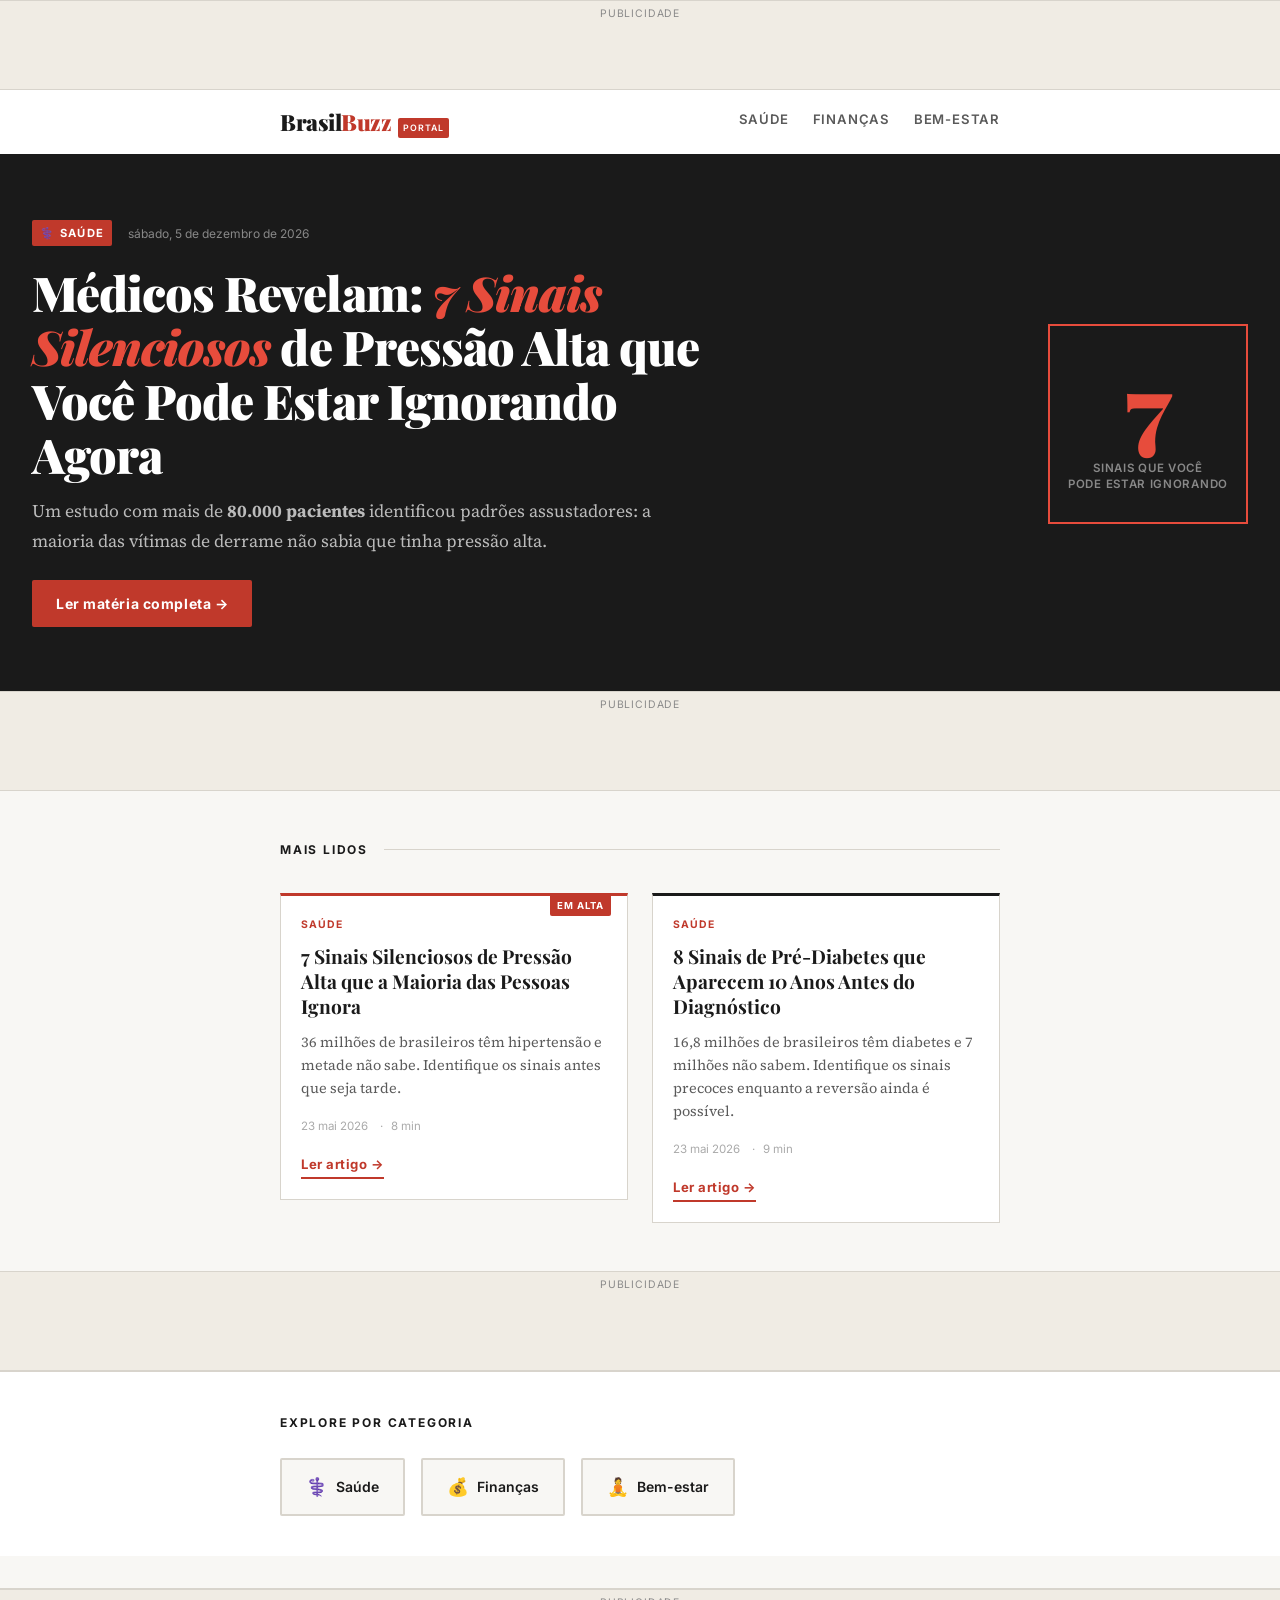
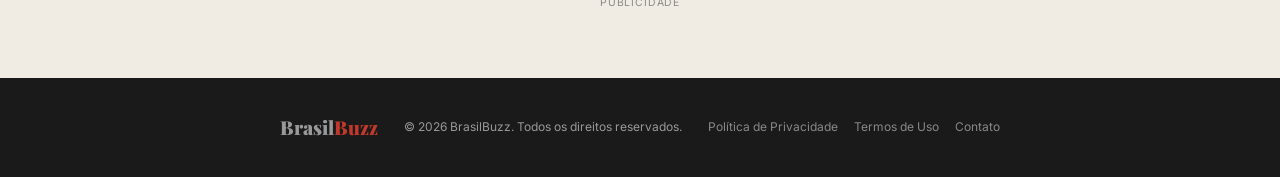
<file: index.html>
<!DOCTYPE html>
<html lang="pt-BR">
<head>
  <meta charset="UTF-8">
  <meta name="viewport" content="width=device-width, initial-scale=1.0">
  <!-- Google Tag Manager -->
  <script>(function(w,d,s,l,i){w[l]=w[l]||[];w[l].push({'gtm.start':new Date().getTime(),event:'gtm.js'});var f=d.getElementsByTagName(s)[0],j=d.createElement(s),dl=l!='dataLayer'?'&l='+l:'';j.async=true;j.src='https://www.googletagmanager.com/gtm.js?id='+i+dl;f.parentNode.insertBefore(j,f);})(window,document,'script','dataLayer','GTM-NW9VPX49');</script>
  <!-- End Google Tag Manager -->
  <meta name="description" content="BrasilBuzz — Portal de notícias e informações sobre saúde, finanças e bem-estar para brasileiros. Conteúdo verificado por especialistas.">
  <meta name="robots" content="index, follow">
  <meta property="og:title" content="BrasilBuzz — Saúde, Finanças e Bem-estar">
  <meta property="og:description" content="Portal de notícias e informações verificadas por especialistas. Saúde, finanças e bem-estar para brasileiros.">
  <meta property="og:type" content="website">
  <meta property="og:url" content="https://www.brasilbuzz.com.br/">
  <meta property="og:image" content="https://www.brasilbuzz.com.br/img/og-pressao-alta.webp">
  <meta property="og:image:width" content="1200">
  <meta property="og:image:height" content="630">
  <meta property="og:image:type" content="image/webp">
  <meta property="og:site_name" content="BrasilBuzz">
  <meta property="fb:app_id" content="510385741486539">
  <meta name="twitter:card" content="summary_large_image">
  <meta name="twitter:image" content="https://www.brasilbuzz.com.br/img/og-pressao-alta.webp">
  <link rel="canonical" href="https://www.brasilbuzz.com.br/">
  <link rel="icon" type="image/svg+xml" href="/favicon.svg">
  <title>BrasilBuzz — Saúde, Finanças e Bem-estar</title>

  <link rel="dns-prefetch" href="https://fonts.googleapis.com">
  <link rel="dns-prefetch" href="https://fonts.gstatic.com">
  <link rel="preconnect" href="https://fonts.googleapis.com">
  <link rel="preconnect" href="https://fonts.gstatic.com" crossorigin>

  <!-- CRITICAL CSS inline -->
  <style>
    *,*::before,*::after{box-sizing:border-box;margin:0;padding:0}
    html{font-size:16px;-webkit-text-size-adjust:100%}
    body{font-family:Georgia,serif;background:#f8f7f4;color:#1a1a1a;-webkit-font-smoothing:antialiased}
    :root{--red:#c0392b;--black:#1a1a1a;--border:#d8d4cc;--bg:#f8f7f4;--white:#fff;--pad:clamp(1rem,4vw,2rem);--max-w:1100px}
    .ad-container{width:100%;display:flex;justify-content:center;align-items:center;background:#f0ece4;border-top:1px solid var(--border);border-bottom:1px solid var(--border);position:relative;overflow:hidden}
    .ad-container::before{content:'Publicidade';position:absolute;font-family:Arial,sans-serif;font-size:.65rem;color:#aaa;letter-spacing:.08em;text-transform:uppercase;top:4px;left:50%;transform:translateX(-50%);pointer-events:none}
    .ad-top{min-height:90px}
    .site-header{background:#fff;border-bottom:2px solid #1a1a1a;padding:.75rem var(--pad);position:sticky;top:0;z-index:100}
    .header-inner{max-width:var(--max-w);margin:0 auto;display:flex;justify-content:space-between;align-items:center;gap:1rem}
    .site-logo{font-family:Georgia,serif;font-weight:900;font-size:1.6rem;letter-spacing:-.02em;color:#1a1a1a;text-decoration:none;display:flex;align-items:baseline}
    .logo-accent{color:#c0392b}
    .logo-tag{font-family:Arial,sans-serif;font-size:.55rem;font-weight:700;letter-spacing:.12em;color:#fff;background:#c0392b;padding:2px 5px;margin-left:6px;vertical-align:super;border-radius:2px}
    @media(max-width:767px){.ad-top{min-height:60px}}
  </style>

  <link rel="stylesheet"
        href="https://fonts.googleapis.com/css2?family=Playfair+Display:wght@700;900&family=Source+Serif+4:opsz,wght@8..60,400;8..60,600&family=Inter:wght@400;500;600&display=swap"
        media="print" onload="this.media='all'">
  <noscript><link rel="stylesheet" href="https://fonts.googleapis.com/css2?family=Playfair+Display:wght@700;900&family=Source+Serif+4:opsz,wght@8..60,400;8..60,600&family=Inter:wght@400;500;600&display=swap"></noscript>
  <link rel="stylesheet" href="style.css">
  <link rel="stylesheet" href="home.css">
</head>
<body>
  <!-- Google Tag Manager (noscript) -->
  <noscript><iframe src="https://www.googletagmanager.com/ns.html?id=GTM-NW9VPX49" height="0" width="0" style="display:none;visibility:hidden"></iframe></noscript>
  <!-- End Google Tag Manager (noscript) -->

  <!-- AD: TOPO -->
  <div class="ad-container ad-top" role="complementary" aria-label="Publicidade">
    <div class="pubad" data-pos="topo"></div>
  </div>

  <!-- HEADER -->
  <header class="site-header" role="banner">
    <div class="header-inner">
      <a href="/" class="site-logo" aria-label="BrasilBuzz - Página inicial">
        <span>Brasil</span><span class="logo-accent">Buzz</span>
        <span class="logo-tag">PORTAL</span>
      </a>
      <nav class="header-nav" aria-label="Categorias">
        <a href="/saude/" class="nav-link nav-link--saude">Saúde</a>
        <a href="/financas/" class="nav-link nav-link--financas">Finanças</a>
        <a href="/bem-estar/" class="nav-link nav-link--bem-estar">Bem-estar</a>
      </nav>
    </div>
  </header>

  <main id="start-of-content" role="main">

    <!-- MASTHEAD / HERO EDITORIAL -->
    <section class="masthead" aria-label="Manchete principal">
      <div class="masthead-inner">
        <div class="masthead-eyebrow">
          <span class="eyebrow-category eyebrow--saude">⚕️ Saúde</span>
          <span class="eyebrow-date" id="current-date"></span>
        </div>
        <h1 class="masthead-headline">
          <a href="/saude/7-sinais-silenciosos-pressao-alta/" class="masthead-link">
            Médicos Revelam: <em>7 Sinais Silenciosos</em> de Pressão Alta que Você Pode Estar Ignorando Agora
          </a>
        </h1>
        <p class="masthead-deck">
          Um estudo com mais de <strong>80.000 pacientes</strong> identificou padrões assustadores: a maioria das vítimas de derrame não sabia que tinha pressão alta.
        </p>
        <a href="/saude/7-sinais-silenciosos-pressao-alta/" class="masthead-cta" aria-label="Ler matéria completa sobre pressão alta">
          Ler matéria completa →
        </a>
      </div>
      <div class="masthead-visual" aria-hidden="true">
        <div class="visual-card">
          <div class="visual-number">7</div>
          <div class="visual-label">sinais que você<br>pode estar ignorando</div>
        </div>
      </div>
    </section>

    <!-- AD: ENTRE HERO E GRID -->
    <div class="ad-container ad-home-mid" role="complementary" aria-label="Publicidade">
      <div class="pubad" data-pos="meio"></div>
    </div>

    <!-- GRID DE ARTIGOS -->
    <section class="articles-section" aria-labelledby="section-recentes">
      <div class="articles-inner">
        <div class="section-header">
          <h2 class="section-title" id="section-recentes">Mais Lidos</h2>
          <div class="section-line" aria-hidden="true"></div>
        </div>

        <div class="articles-grid articles-grid--two" role="list">

          <!-- CARD: Artigo em destaque -->
          <article class="article-card article-card--featured" role="listitem"
                   itemscope itemtype="https://schema.org/Article">
            <div class="card-badge">EM ALTA</div>
            <div class="card-category card-cat--saude">Saúde</div>
            <h3 class="card-title" itemprop="headline">
              <a href="/saude/7-sinais-silenciosos-pressao-alta/" class="card-link" itemprop="url">
                7 Sinais Silenciosos de Pressão Alta que a Maioria das Pessoas Ignora
              </a>
            </h3>
            <p class="card-excerpt" itemprop="description">
              36 milhões de brasileiros têm hipertensão e metade não sabe. Identifique os sinais antes que seja tarde.
            </p>
            <div class="card-meta">
              <time datetime="2026-05-23" itemprop="datePublished">23 mai 2026</time>
              <span class="card-read">8 min</span>
            </div>
            <a href="/saude/7-sinais-silenciosos-pressao-alta/" class="card-read-btn" aria-label="Ler artigo completo">
              Ler artigo →
            </a>
          </article>

          <!-- CARD: Diabetes -->
          <article class="article-card" role="listitem"
                   itemscope itemtype="https://schema.org/Article">
            <div class="card-category card-cat--saude">Saúde</div>
            <h3 class="card-title" itemprop="headline">
              <a href="/saude/diabetes-tipo-2-sintomas-precoces/" class="card-link" itemprop="url">
                8 Sinais de Pré-Diabetes que Aparecem 10 Anos Antes do Diagnóstico
              </a>
            </h3>
            <p class="card-excerpt" itemprop="description">
              16,8 milhões de brasileiros têm diabetes e 7 milhões não sabem. Identifique os sinais precoces enquanto a reversão ainda é possível.
            </p>
            <div class="card-meta">
              <time datetime="2026-05-23" itemprop="datePublished">23 mai 2026</time>
              <span class="card-read">9 min</span>
            </div>
            <a href="/saude/diabetes-tipo-2-sintomas-precoces/" class="card-read-btn" aria-label="Ler artigo sobre pré-diabetes">
              Ler artigo →
            </a>
          </article>

        </div>
      </div>
    </section>

    <!-- AD: ANTES DO FOOTER -->
    <div class="ad-container ad-home-footer" role="complementary" aria-label="Publicidade">
      <div class="pubad" data-pos="meio"></div>
    </div>

    <!-- CATEGORIAS -->
    <section class="categories-section" aria-labelledby="section-categorias">
      <div class="categories-inner">
        <h2 class="section-title" id="section-categorias">Explore por Categoria</h2>
        <div class="categories-grid" role="list">
          <a href="/saude/" class="category-pill category-pill--saude" role="listitem">
            <span class="pill-icon" aria-hidden="true">⚕️</span>
            <span class="pill-label">Saúde</span>
          </a>
          <a href="/financas/" class="category-pill category-pill--financas" role="listitem">
            <span class="pill-icon" aria-hidden="true">💰</span>
            <span class="pill-label">Finanças</span>
          </a>
          <a href="/bem-estar/" class="category-pill category-pill--bem-estar" role="listitem">
            <span class="pill-icon" aria-hidden="true">🧘</span>
            <span class="pill-label">Bem-estar</span>
          </a>
        </div>
      </div>
    </section>

  </main>

  <!-- AD: RODAPÉ -->
  <div class="ad-container ad-footer" role="complementary" aria-label="Publicidade">
    <div class="pubad" data-pos="rodape"></div>
  </div>

  <!-- FOOTER -->
  <footer class="site-footer" role="contentinfo">
    <div class="footer-inner">
      <div class="footer-logo" aria-label="BrasilBuzz">
        <span>Brasil</span><span class="logo-accent">Buzz</span>
      </div>
      <p class="footer-copy">© 2026 BrasilBuzz. Todos os direitos reservados.</p>
      <nav class="footer-nav" aria-label="Links institucionais">
        <a href="/privacidade/">Política de Privacidade</a>
        <a href="/termos/">Termos de Uso</a>
        <a href="/contato/">Contato</a>
      </nav>
    </div>
  </footer>

  <script>
    var dateEl = document.getElementById('current-date');
    if (dateEl) {
      dateEl.textContent = new Date().toLocaleDateString('pt-BR', { day: 'numeric', month: 'long', year: 'numeric' });
    }
  </script>
  <!-- ANCHOR AD: mobile sticky bottom -->
  <div id="anchor-ad" class="anchor-ad" role="complementary" aria-label="Publicidade">
    <button id="anchor-close" class="anchor-close" aria-label="Fechar anúncio">✕ fechar</button>
    <div class="pubad" data-pos="rodape"></div>
  </div>

  <script src="main.js" defer></script>
</body>
</html>
</file>
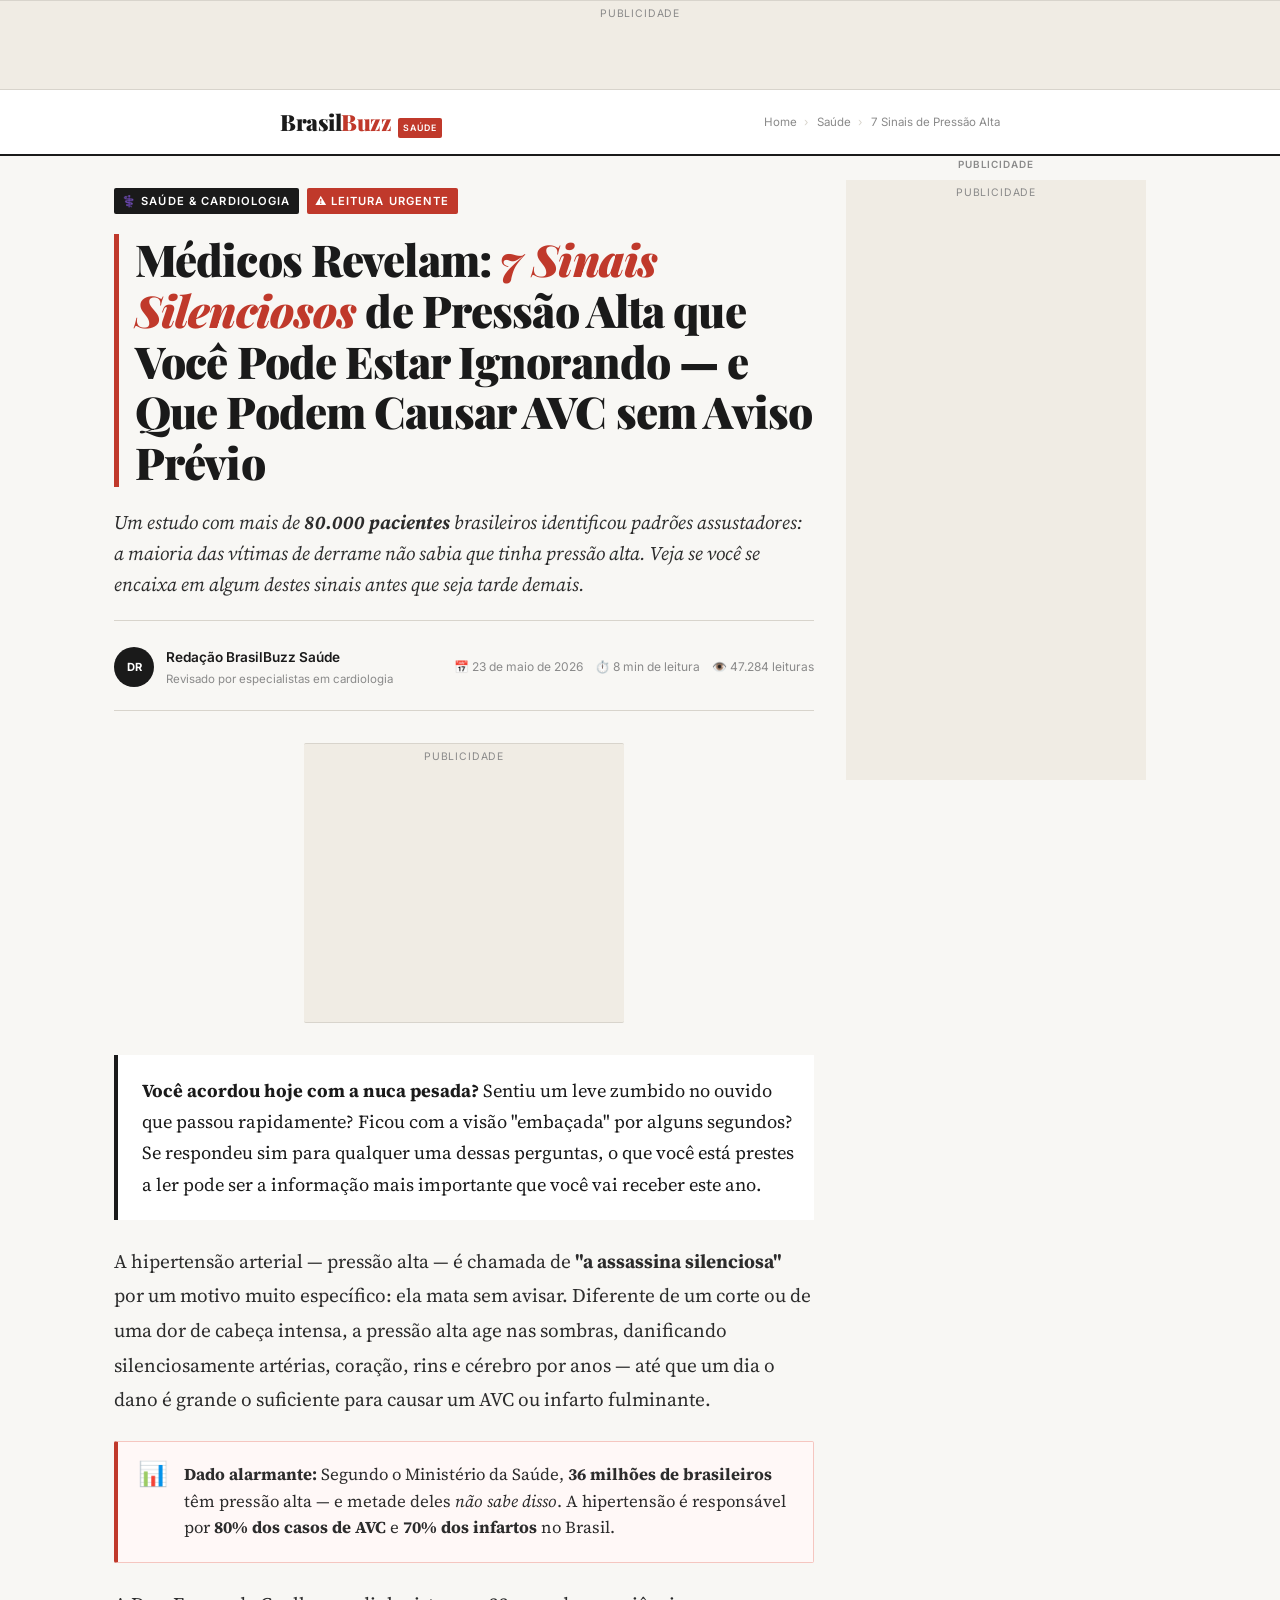
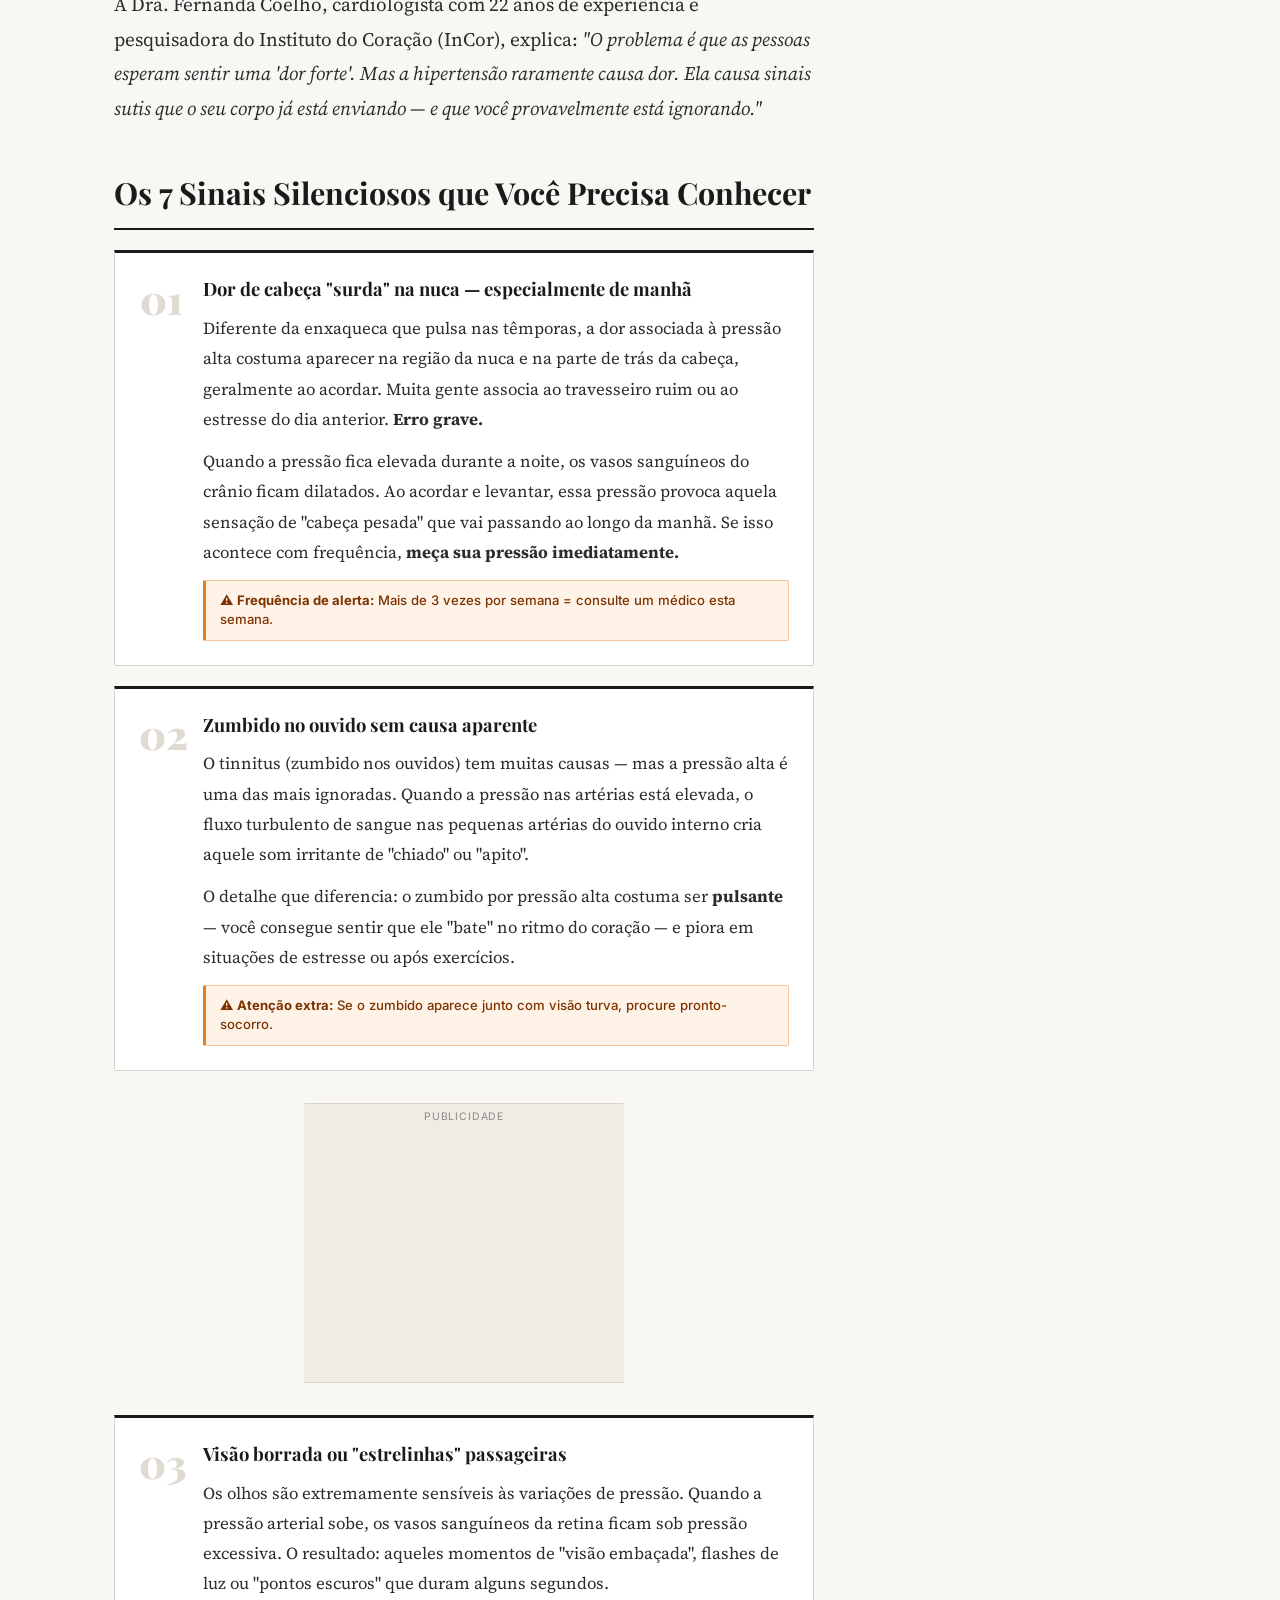
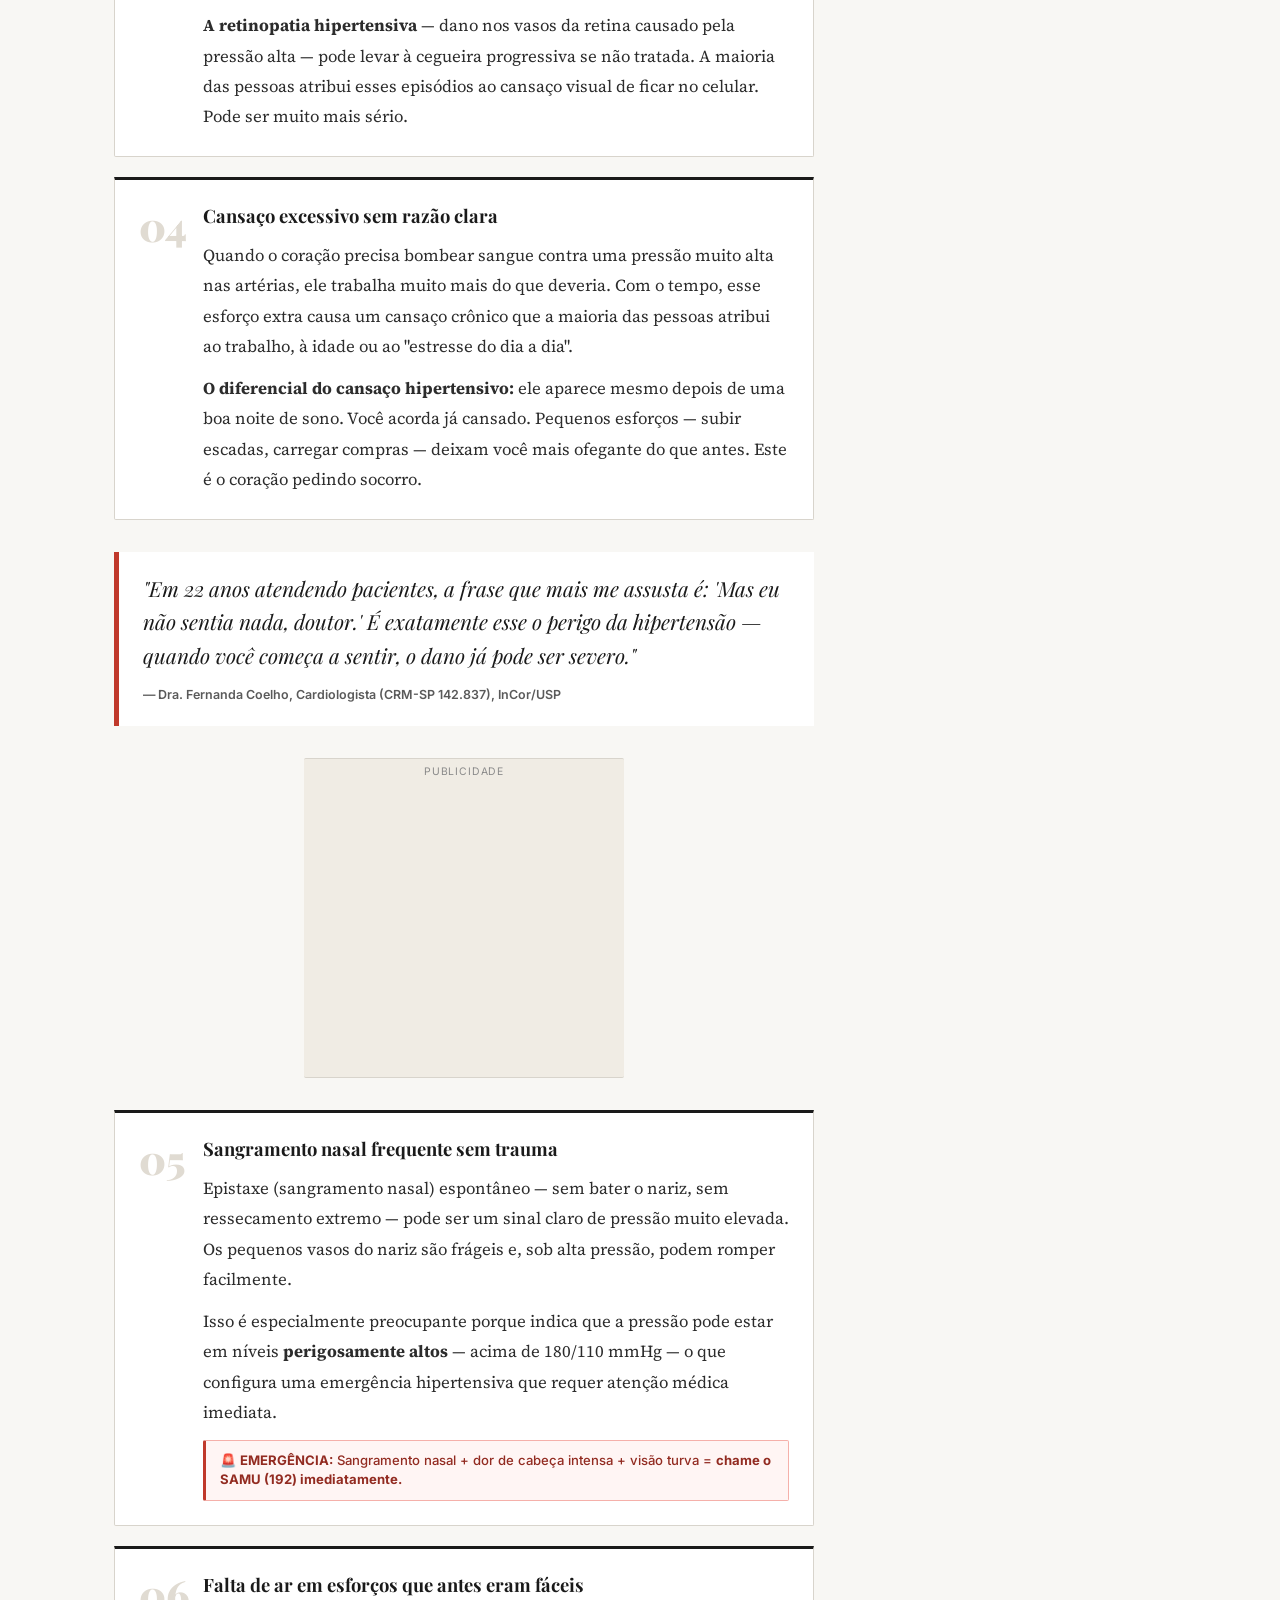
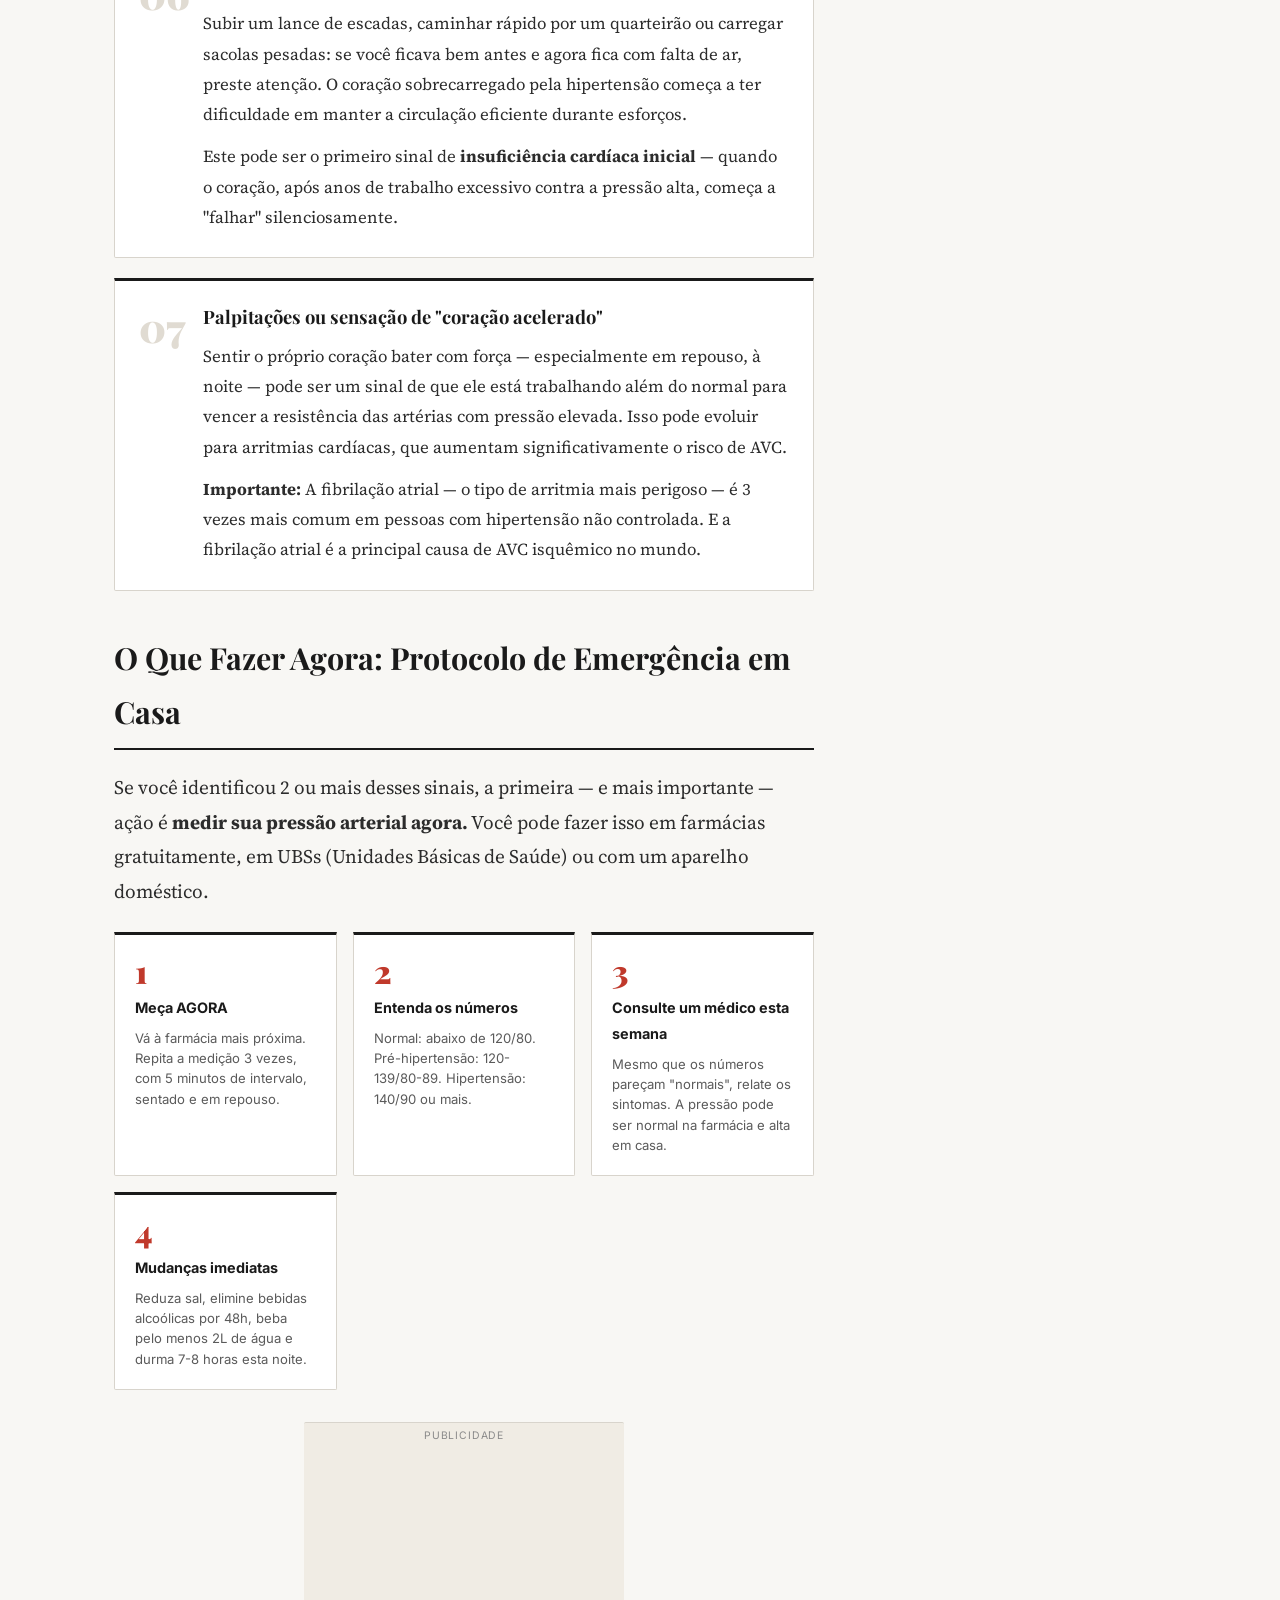
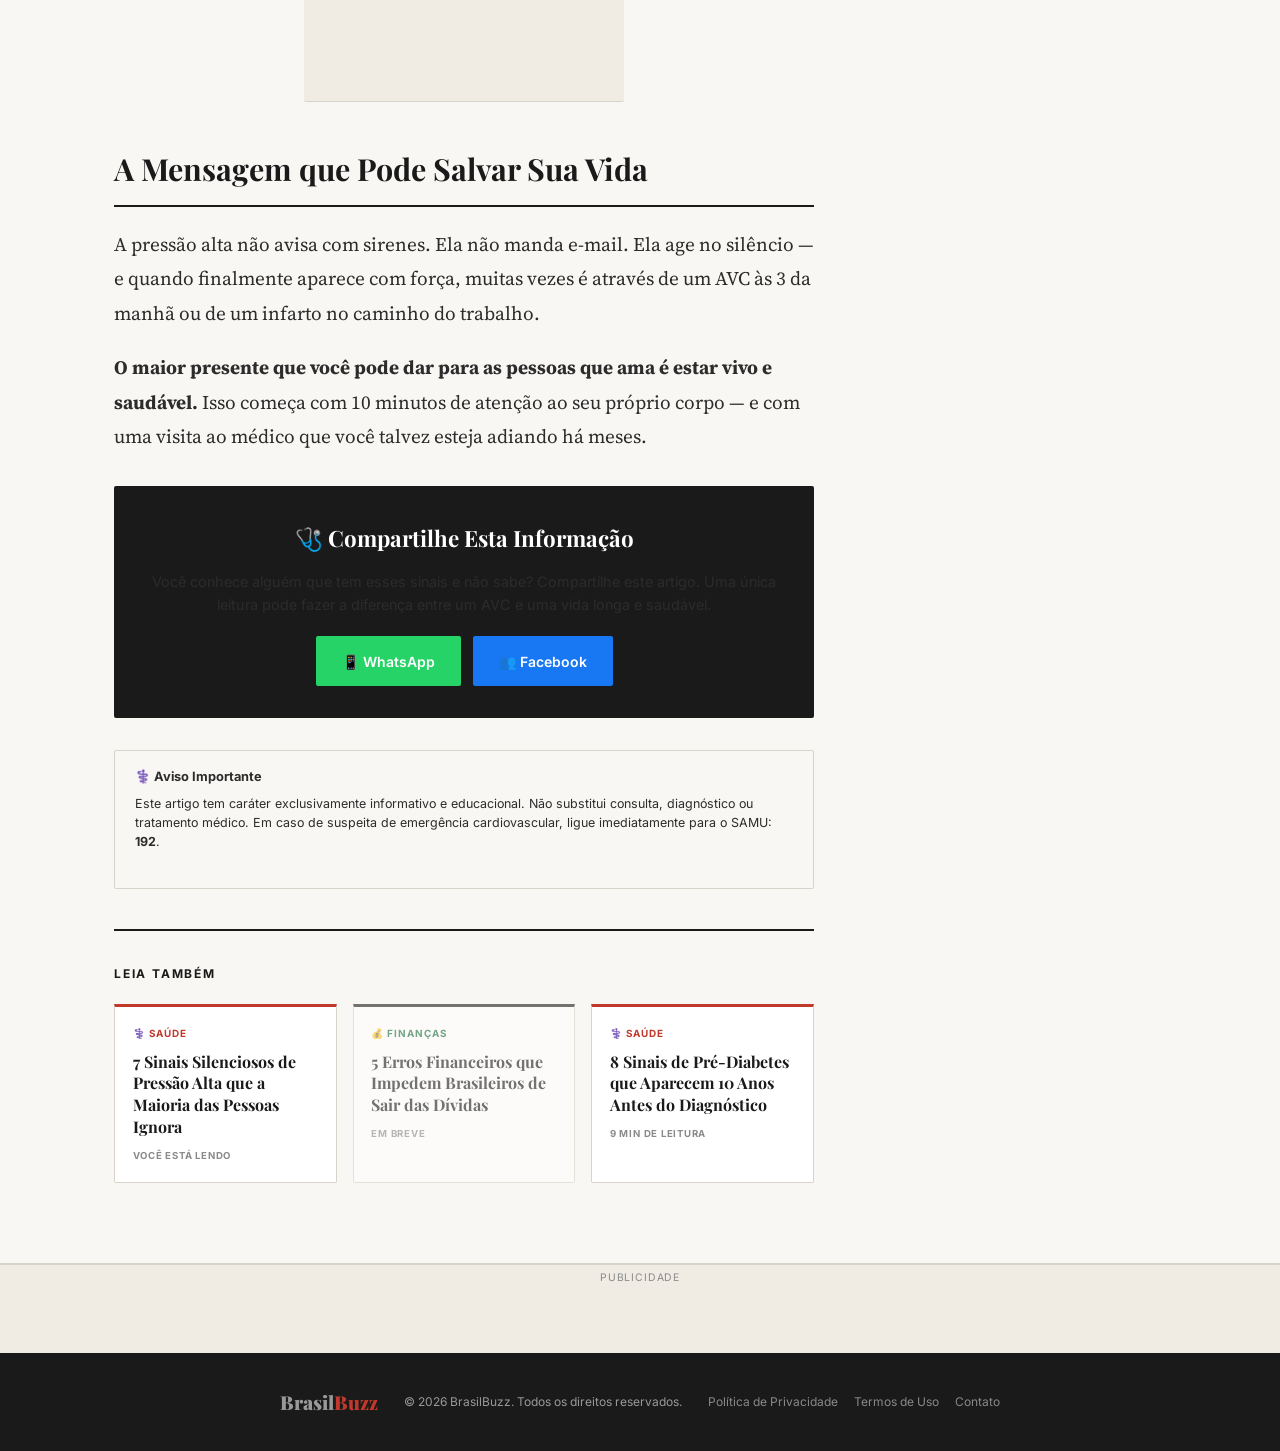
<file: saude/7-sinais-silenciosos-pressao-alta/index.html>
<!DOCTYPE html>
<html lang="pt-BR">
<head>
  <meta charset="UTF-8">
  <meta name="viewport" content="width=device-width, initial-scale=1.0">
  <!-- Google Tag Manager -->
  <script>(function(w,d,s,l,i){w[l]=w[l]||[];w[l].push({'gtm.start':new Date().getTime(),event:'gtm.js'});var f=d.getElementsByTagName(s)[0],j=d.createElement(s),dl=l!='dataLayer'?'&l='+l:'';j.async=true;j.src='https://www.googletagmanager.com/gtm.js?id='+i+dl;f.parentNode.insertBefore(j,f);})(window,document,'script','dataLayer','GTM-NW9VPX49');</script>
  <!-- End Google Tag Manager -->
  <meta name="description" content="Cardiologistas revelam os 7 sinais silenciosos de pressão alta que a maioria das pessoas ignora — e que podem causar AVC e infarto sem aviso prévio.">
  <meta name="robots" content="index, follow">
  <meta property="og:title" content="Médicos Revelam: 7 Sinais Silenciosos de Pressão Alta que Você Pode Estar Ignorando Agora">
  <meta property="og:description" content="Estudo com 80 mil pacientes identificou padrões alarmantes. Veja se você se encaixa em algum deles.">
  <meta property="og:type" content="article">
  <meta property="og:url" content="https://www.brasilbuzz.com.br/saude/7-sinais-silenciosos-pressao-alta/">
  <meta property="og:image" content="https://www.brasilbuzz.com.br/img/og-pressao-alta.webp">
  <meta property="og:image:width" content="1200">
  <meta property="og:image:height" content="630">
  <meta property="og:image:type" content="image/webp">
  <meta property="og:site_name" content="BrasilBuzz">
  <meta property="fb:app_id" content="510385741486539">
  <meta name="twitter:card" content="summary_large_image">
  <meta name="twitter:image" content="https://www.brasilbuzz.com.br/img/og-pressao-alta.webp">
  <link rel="canonical" href="https://www.brasilbuzz.com.br/saude/7-sinais-silenciosos-pressao-alta/">
  <link rel="icon" type="image/svg+xml" href="/favicon.svg">
  <title>Médicos Revelam: 7 Sinais Silenciosos de Pressão Alta que Você Pode Estar Ignorando Agora | BrasilBuzz Saúde</title>

  <link rel="dns-prefetch" href="https://fonts.googleapis.com">
  <link rel="dns-prefetch" href="https://fonts.gstatic.com">
  <link rel="preconnect" href="https://fonts.googleapis.com">
  <link rel="preconnect" href="https://fonts.gstatic.com" crossorigin>

  <!-- CRITICAL CSS inline -->
  <style>
    *,*::before,*::after{box-sizing:border-box;margin:0;padding:0}
    html{font-size:16px;-webkit-text-size-adjust:100%}
    body{font-family:Georgia,serif;font-size:1.2rem;line-height:1.8;color:#1a1a1a;background:#f8f7f4;-webkit-font-smoothing:antialiased}
    :root{--red:#c0392b;--black:#1a1a1a;--border:#d8d4cc;--bg:#f8f7f4;--bg-white:#fff;--max-w:720px;--pad:clamp(1rem,4vw,2rem)}
    .ad-container{width:100%;display:flex;justify-content:center;align-items:center;overflow:hidden;background:#f0ece4;border-top:1px solid var(--border);border-bottom:1px solid var(--border);position:relative}
    .ad-container::before{content:'Publicidade';position:absolute;font-family:Arial,sans-serif;font-size:.65rem;color:#aaa;letter-spacing:.08em;text-transform:uppercase;top:4px;left:50%;transform:translateX(-50%);pointer-events:none}
    .ad-top{min-height:90px}
    .site-header{background:#fff;border-bottom:2px solid #1a1a1a;padding:.75rem var(--pad);position:sticky;top:0;z-index:100}
    .header-inner{max-width:var(--max-w);margin:0 auto;display:flex;justify-content:space-between;align-items:center;gap:1rem}
    .site-logo{font-family:Georgia,serif;font-weight:900;font-size:1.4rem;letter-spacing:-.02em;color:#1a1a1a;display:flex;align-items:baseline;text-decoration:none}
    .logo-accent{color:#c0392b}
    .logo-tag{font-family:Arial,sans-serif;font-size:.55rem;font-weight:700;letter-spacing:.12em;color:#fff;background:#c0392b;padding:2px 5px;margin-left:6px;vertical-align:super;border-radius:2px}
    .article-wrapper{max-width:var(--max-w);margin:0 auto;padding:2rem var(--pad) 3rem}
    .article-category{display:flex;flex-wrap:wrap;gap:.5rem;margin-bottom:1.25rem;align-items:center}
    .category-tag,.urgency-tag{font-family:Arial,sans-serif;font-size:.7rem;font-weight:700;letter-spacing:.1em;text-transform:uppercase;padding:3px 8px;border-radius:2px}
    .category-tag{background:#1a1a1a;color:#fff}
    .urgency-tag{background:#c0392b;color:#fff}
    .article-headline{font-family:Georgia,serif;font-size:clamp(1.8rem,5vw,2.75rem);font-weight:900;line-height:1.15;color:#1a1a1a;letter-spacing:-.02em;margin-bottom:1.25rem;border-left:5px solid #c0392b;padding-left:1rem}
    .article-headline em{font-style:italic;color:#c0392b}
    .signal-card{opacity:0;transform:translateY(24px)}
    @media(max-width:767px){.ad-top{min-height:60px}}
  </style>

  <link rel="preload" as="style"
        href="https://fonts.googleapis.com/css2?family=Playfair+Display:wght@700;900&family=Source+Serif+4:ital,opsz,wght@0,8..60,400;0,8..60,600;1,8..60,400&family=Inter:wght@400;500;600&display=swap">
  <link rel="stylesheet"
        href="https://fonts.googleapis.com/css2?family=Playfair+Display:wght@700;900&family=Source+Serif+4:ital,opsz,wght@0,8..60,400;0,8..60,600;1,8..60,400&family=Inter:wght@400;500;600&display=swap"
        media="print" onload="this.media='all'">
  <noscript><link rel="stylesheet" href="https://fonts.googleapis.com/css2?family=Playfair+Display:wght@700;900&family=Source+Serif+4:ital,opsz,wght@0,8..60,400;0,8..60,600;1,8..60,400&family=Inter:wght@400;500;600&display=swap"></noscript>

  <!-- Paths relativos: ../../ sobe de /saude/slug/ para raiz -->
  <link rel="stylesheet" href="../../style.css">
</head>
<body>
  <!-- Google Tag Manager (noscript) -->
  <noscript><iframe src="https://www.googletagmanager.com/ns.html?id=GTM-NW9VPX49" height="0" width="0" style="display:none;visibility:hidden"></iframe></noscript>
  <!-- End Google Tag Manager (noscript) -->

  <!-- AD: TOPO -->
  <div class="ad-container ad-top" role="complementary" aria-label="Publicidade">
    <div class="pubad" data-pos="topo"></div>
  </div>

  <!-- HEADER -->
  <header class="site-header" role="banner">
    <div class="header-inner">
      <a href="/" class="site-logo" aria-label="BrasilBuzz - Página inicial">
        <span>Brasil</span><span class="logo-accent">Buzz</span>
        <span class="logo-tag">SAÚDE</span>
      </a>
      <nav aria-label="Breadcrumb">
        <ol class="breadcrumb" itemscope itemtype="https://schema.org/BreadcrumbList">
          <li itemprop="itemListElement" itemscope itemtype="https://schema.org/ListItem">
            <a href="/" itemprop="item"><span itemprop="name">Home</span></a>
            <meta itemprop="position" content="1">
          </li>
          <li itemprop="itemListElement" itemscope itemtype="https://schema.org/ListItem">
            <a href="/saude/" itemprop="item"><span itemprop="name">Saúde</span></a>
            <meta itemprop="position" content="2">
          </li>
          <li itemprop="itemListElement" itemscope itemtype="https://schema.org/ListItem">
            <span itemprop="name">7 Sinais de Pressão Alta</span>
            <meta itemprop="position" content="3">
          </li>
        </ol>
      </nav>
    </div>
  </header>

  <!-- MAIN -->
  <main id="start-of-content" role="main">
    <div class="page-layout">
    <article class="article-wrapper" itemscope itemtype="https://schema.org/Article">

      <div class="article-category" aria-label="Categoria">
        <span class="category-tag">⚕️ SAÚDE &amp; CARDIOLOGIA</span>
        <span class="urgency-tag">⚠️ LEITURA URGENTE</span>
      </div>

      <h1 class="article-headline" itemprop="headline">
        Médicos Revelam: <em>7 Sinais Silenciosos</em> de Pressão Alta que Você Pode Estar Ignorando — e Que Podem Causar AVC sem Aviso Prévio
      </h1>

      <p class="article-deck">
        Um estudo com mais de <strong>80.000 pacientes</strong> brasileiros identificou padrões assustadores: a maioria das vítimas de derrame não sabia que tinha pressão alta. Veja se você se encaixa em algum destes sinais antes que seja tarde demais.
      </p>

      <div class="article-meta">
        <div class="author-block">
          <div class="author-avatar" aria-hidden="true">DR</div>
          <div class="author-info">
            <span class="author-name" itemprop="author">Redação BrasilBuzz Saúde</span>
            <span class="author-cred">Revisado por especialistas em cardiologia</span>
          </div>
        </div>
        <div class="article-stats">
          <span class="stat-item">📅 <time datetime="2026-05-23" itemprop="datePublished">23 de maio de 2026</time></span>
          <span class="stat-item">⏱️ 8 min de leitura</span>
          <span class="stat-item">👁️ <span id="view-count">47.284</span> leituras</span>
        </div>
      </div>

      <!-- AD: MEIO 1 -->
      <div class="ad-container ad-inline ad-after-meta" role="complementary" aria-label="Publicidade">
        <div class="pubad" data-pos="inread"></div>
      </div>

      <div class="article-body" itemprop="articleBody">

        <p class="article-lead">
          <strong>Você acordou hoje com a nuca pesada?</strong> Sentiu um leve zumbido no ouvido que passou rapidamente? Ficou com a visão "embaçada" por alguns segundos? Se respondeu sim para qualquer uma dessas perguntas, o que você está prestes a ler pode ser a informação mais importante que você vai receber este ano.
        </p>

        <p>
          A hipertensão arterial — pressão alta — é chamada de <strong>"a assassina silenciosa"</strong> por um motivo muito específico: ela mata sem avisar. Diferente de um corte ou de uma dor de cabeça intensa, a pressão alta age nas sombras, danificando silenciosamente artérias, coração, rins e cérebro por anos — até que um dia o dano é grande o suficiente para causar um AVC ou infarto fulminante.
        </p>

        <div class="highlight-box" role="note" aria-label="Dado estatístico importante">
          <div class="highlight-icon" aria-hidden="true">📊</div>
          <div class="highlight-content">
            <strong>Dado alarmante:</strong> Segundo o Ministério da Saúde, <strong>36 milhões de brasileiros</strong> têm pressão alta — e metade deles <em>não sabe disso</em>. A hipertensão é responsável por <strong>80% dos casos de AVC</strong> e <strong>70% dos infartos</strong> no Brasil.
          </div>
        </div>

        <p>
          A Dra. Fernanda Coelho, cardiologista com 22 anos de experiência e pesquisadora do Instituto do Coração (InCor), explica: <em>"O problema é que as pessoas esperam sentir uma 'dor forte'. Mas a hipertensão raramente causa dor. Ela causa sinais sutis que o seu corpo já está enviando — e que você provavelmente está ignorando."</em>
        </p>

        <!-- AD: FLOAT RIGHT — visível só em mobile (sidebar substitui no desktop) -->
        <div class="ad-container ad-float-right ad-float-mobile" role="complementary" aria-label="Publicidade">
          <div class="pubad" data-pos="inread"></div>
        </div>

        <h2 class="section-heading">Os 7 Sinais Silenciosos que Você Precisa Conhecer</h2>

        <div class="signal-card" id="sinal-1">
          <div class="signal-number" aria-hidden="true">01</div>
          <div class="signal-content">
            <h3 class="signal-title">Dor de cabeça "surda" na nuca — especialmente de manhã</h3>
            <p>Diferente da enxaqueca que pulsa nas têmporas, a dor associada à pressão alta costuma aparecer na região da nuca e na parte de trás da cabeça, geralmente ao acordar. Muita gente associa ao travesseiro ruim ou ao estresse do dia anterior. <strong>Erro grave.</strong></p>
            <p>Quando a pressão fica elevada durante a noite, os vasos sanguíneos do crânio ficam dilatados. Ao acordar e levantar, essa pressão provoca aquela sensação de "cabeça pesada" que vai passando ao longo da manhã. Se isso acontece com frequência, <strong>meça sua pressão imediatamente.</strong></p>
            <div class="signal-warning">⚠️ <strong>Frequência de alerta:</strong> Mais de 3 vezes por semana = consulte um médico esta semana.</div>
          </div>
        </div>

        <div class="signal-card" id="sinal-2">
          <div class="signal-number" aria-hidden="true">02</div>
          <div class="signal-content">
            <h3 class="signal-title">Zumbido no ouvido sem causa aparente</h3>
            <p>O tinnitus (zumbido nos ouvidos) tem muitas causas — mas a pressão alta é uma das mais ignoradas. Quando a pressão nas artérias está elevada, o fluxo turbulento de sangue nas pequenas artérias do ouvido interno cria aquele som irritante de "chiado" ou "apito".</p>
            <p>O detalhe que diferencia: o zumbido por pressão alta costuma ser <strong>pulsante</strong> — você consegue sentir que ele "bate" no ritmo do coração — e piora em situações de estresse ou após exercícios.</p>
            <div class="signal-warning">⚠️ <strong>Atenção extra:</strong> Se o zumbido aparece junto com visão turva, procure pronto-socorro.</div>
          </div>
        </div>

        <!-- AD: MEIO 2 -->
        <div class="ad-container ad-inline" role="complementary" aria-label="Publicidade">
          <div class="pubad" data-pos="inread"></div>
        </div>

        <div class="signal-card" id="sinal-3">
          <div class="signal-number" aria-hidden="true">03</div>
          <div class="signal-content">
            <h3 class="signal-title">Visão borrada ou "estrelinhas" passageiras</h3>
            <p>Os olhos são extremamente sensíveis às variações de pressão. Quando a pressão arterial sobe, os vasos sanguíneos da retina ficam sob pressão excessiva. O resultado: aqueles momentos de "visão embaçada", flashes de luz ou "pontos escuros" que duram alguns segundos.</p>
            <p><strong>A retinopatia hipertensiva</strong> — dano nos vasos da retina causado pela pressão alta — pode levar à cegueira progressiva se não tratada. A maioria das pessoas atribui esses episódios ao cansaço visual de ficar no celular. Pode ser muito mais sério.</p>
          </div>
        </div>

        <div class="signal-card" id="sinal-4">
          <div class="signal-number" aria-hidden="true">04</div>
          <div class="signal-content">
            <h3 class="signal-title">Cansaço excessivo sem razão clara</h3>
            <p>Quando o coração precisa bombear sangue contra uma pressão muito alta nas artérias, ele trabalha muito mais do que deveria. Com o tempo, esse esforço extra causa um cansaço crônico que a maioria das pessoas atribui ao trabalho, à idade ou ao "estresse do dia a dia".</p>
            <p><strong>O diferencial do cansaço hipertensivo:</strong> ele aparece mesmo depois de uma boa noite de sono. Você acorda já cansado. Pequenos esforços — subir escadas, carregar compras — deixam você mais ofegante do que antes. Este é o coração pedindo socorro.</p>
          </div>
        </div>

        <blockquote class="impact-quote">
          <p>"Em 22 anos atendendo pacientes, a frase que mais me assusta é: 'Mas eu não sentia nada, doutor.' É exatamente esse o perigo da hipertensão — quando você começa a sentir, o dano já pode ser severo."</p>
          <cite>— Dra. Fernanda Coelho, Cardiologista (CRM-SP 142.837), InCor/USP</cite>
        </blockquote>

        <!-- AD: HALFPAGE -->
        <div class="ad-container ad-inline ad-halfpage" role="complementary" aria-label="Publicidade">
          <div class="pubad" data-pos="inread"></div>
        </div>

        <div class="signal-card" id="sinal-5">
          <div class="signal-number" aria-hidden="true">05</div>
          <div class="signal-content">
            <h3 class="signal-title">Sangramento nasal frequente sem trauma</h3>
            <p>Epistaxe (sangramento nasal) espontâneo — sem bater o nariz, sem ressecamento extremo — pode ser um sinal claro de pressão muito elevada. Os pequenos vasos do nariz são frágeis e, sob alta pressão, podem romper facilmente.</p>
            <p>Isso é especialmente preocupante porque indica que a pressão pode estar em níveis <strong>perigosamente altos</strong> — acima de 180/110 mmHg — o que configura uma emergência hipertensiva que requer atenção médica imediata.</p>
            <div class="signal-warning emergency">🚨 <strong>EMERGÊNCIA:</strong> Sangramento nasal + dor de cabeça intensa + visão turva = <strong>chame o SAMU (192) imediatamente.</strong></div>
          </div>
        </div>

        <div class="signal-card" id="sinal-6">
          <div class="signal-number" aria-hidden="true">06</div>
          <div class="signal-content">
            <h3 class="signal-title">Falta de ar em esforços que antes eram fáceis</h3>
            <p>Subir um lance de escadas, caminhar rápido por um quarteirão ou carregar sacolas pesadas: se você ficava bem antes e agora fica com falta de ar, preste atenção. O coração sobrecarregado pela hipertensão começa a ter dificuldade em manter a circulação eficiente durante esforços.</p>
            <p>Este pode ser o primeiro sinal de <strong>insuficiência cardíaca inicial</strong> — quando o coração, após anos de trabalho excessivo contra a pressão alta, começa a "falhar" silenciosamente.</p>
          </div>
        </div>

        <div class="signal-card signal-card--last" id="sinal-7">
          <div class="signal-number" aria-hidden="true">07</div>
          <div class="signal-content">
            <h3 class="signal-title">Palpitações ou sensação de "coração acelerado"</h3>
            <p>Sentir o próprio coração bater com força — especialmente em repouso, à noite — pode ser um sinal de que ele está trabalhando além do normal para vencer a resistência das artérias com pressão elevada. Isso pode evoluir para arritmias cardíacas, que aumentam significativamente o risco de AVC.</p>
            <p><strong>Importante:</strong> A fibrilação atrial — o tipo de arritmia mais perigoso — é 3 vezes mais comum em pessoas com hipertensão não controlada. E a fibrilação atrial é a principal causa de AVC isquêmico no mundo.</p>
          </div>
        </div>

        <h2 class="section-heading">O Que Fazer Agora: Protocolo de Emergência em Casa</h2>

        <p>Se você identificou 2 ou mais desses sinais, a primeira — e mais importante — ação é <strong>medir sua pressão arterial agora.</strong> Você pode fazer isso em farmácias gratuitamente, em UBSs (Unidades Básicas de Saúde) ou com um aparelho doméstico.</p>

        <div class="protocol-grid" role="list" aria-label="Passos do protocolo">
          <div class="protocol-step" role="listitem">
            <div class="step-number" aria-hidden="true">1</div>
            <div class="step-content">
              <strong>Meça AGORA</strong>
              <p>Vá à farmácia mais próxima. Repita a medição 3 vezes, com 5 minutos de intervalo, sentado e em repouso.</p>
            </div>
          </div>
          <div class="protocol-step" role="listitem">
            <div class="step-number" aria-hidden="true">2</div>
            <div class="step-content">
              <strong>Entenda os números</strong>
              <p>Normal: abaixo de 120/80. Pré-hipertensão: 120-139/80-89. Hipertensão: 140/90 ou mais.</p>
            </div>
          </div>
          <div class="protocol-step" role="listitem">
            <div class="step-number" aria-hidden="true">3</div>
            <div class="step-content">
              <strong>Consulte um médico esta semana</strong>
              <p>Mesmo que os números pareçam "normais", relate os sintomas. A pressão pode ser normal na farmácia e alta em casa.</p>
            </div>
          </div>
          <div class="protocol-step" role="listitem">
            <div class="step-number" aria-hidden="true">4</div>
            <div class="step-content">
              <strong>Mudanças imediatas</strong>
              <p>Reduza sal, elimine bebidas alcoólicas por 48h, beba pelo menos 2L de água e durma 7-8 horas esta noite.</p>
            </div>
          </div>
        </div>

        <!-- AD: MEIO 4 -->
        <div class="ad-container ad-inline" role="complementary" aria-label="Publicidade">
          <div class="pubad" data-pos="inread"></div>
        </div>

        <h2 class="section-heading">A Mensagem que Pode Salvar Sua Vida</h2>

        <p>A pressão alta não avisa com sirenes. Ela não manda e-mail. Ela age no silêncio — e quando finalmente aparece com força, muitas vezes é através de um AVC às 3 da manhã ou de um infarto no caminho do trabalho.</p>

        <p><strong>O maior presente que você pode dar para as pessoas que ama é estar vivo e saudável.</strong> Isso começa com 10 minutos de atenção ao seu próprio corpo — e com uma visita ao médico que você talvez esteja adiando há meses.</p>

        <div class="cta-box" role="complementary" aria-label="Compartilhar artigo">
          <h3 class="cta-title">🩺 Compartilhe Esta Informação</h3>
          <p class="cta-text">Você conhece alguém que tem esses sinais e não sabe? Compartilhe este artigo. Uma única leitura pode fazer a diferença entre um AVC e uma vida longa e saudável.</p>
          <div class="share-buttons" role="group" aria-label="Botões de compartilhamento">
            <a id="share-whatsapp"
               href="https://wa.me/?text=M%C3%A9dicos%20revelam%207%20sinais%20silenciosos%20de%20press%C3%A3o%20alta%3A%20https%3A%2F%2Fwww.brasilbuzz.com.br%2Fsaude%2F7-sinais-silenciosos-pressao-alta%2F"
               target="_blank" rel="noopener noreferrer"
               class="share-btn share-btn--whatsapp"
               aria-label="Compartilhar no WhatsApp">📱 WhatsApp</a>
            <a id="share-facebook"
               href="https://www.facebook.com/sharer/sharer.php?u=https%3A%2F%2Fwww.brasilbuzz.com.br%2Fsaude%2F7-sinais-silenciosos-pressao-alta%2F"
               target="_blank" rel="noopener noreferrer"
               class="share-btn share-btn--facebook"
               aria-label="Compartilhar no Facebook">👥 Facebook</a>
          </div>
        </div>

        <div class="medical-disclaimer" role="note">
          <h4>⚕️ Aviso Importante</h4>
          <p>Este artigo tem caráter exclusivamente informativo e educacional. Não substitui consulta, diagnóstico ou tratamento médico. Em caso de suspeita de emergência cardiovascular, ligue imediatamente para o SAMU: <strong>192</strong>.</p>
        </div>

      </div><!-- /article-body -->

      <!-- LEIA TAMBÉM -->
      <section class="related-articles" aria-labelledby="related-label">
        <h2 class="related-label" id="related-label">Leia também</h2>
        <div class="related-grid">

          <a href="/saude/7-sinais-silenciosos-pressao-alta/" class="related-card related-card--active">
            <span class="related-cat related-cat--saude">⚕️ Saúde</span>
            <h3 class="related-title">7 Sinais Silenciosos de Pressão Alta que a Maioria das Pessoas Ignora</h3>
            <span class="related-badge">Você está lendo</span>
          </a>

          <article class="related-card related-card--coming">
            <span class="related-cat related-cat--financas">💰 Finanças</span>
            <h3 class="related-title">5 Erros Financeiros que Impedem Brasileiros de Sair das Dívidas</h3>
            <span class="related-badge">Em breve</span>
          </article>

          <a href="/saude/diabetes-tipo-2-sintomas-precoces/" class="related-card related-card--active">
            <span class="related-cat related-cat--saude">⚕️ Saúde</span>
            <h3 class="related-title">8 Sinais de Pré-Diabetes que Aparecem 10 Anos Antes do Diagnóstico</h3>
            <span class="related-badge">9 min de leitura</span>
          </a>

        </div>
      </section>

    </article>

    <!-- SIDEBAR DESKTOP — sticky 300x600, CPM premium -->
    <aside class="article-sidebar" aria-label="Publicidade">
      <div class="sidebar-sticky">
        <div class="sidebar-label">Publicidade</div>
        <div class="ad-container ad-sidebar">
          <div class="pubad" data-pos="barra"></div>
        </div>
      </div>
    </aside>

    </div><!-- /page-layout -->
  </main>

  <!-- AD: RODAPÉ -->
  <div class="ad-container ad-footer" role="complementary" aria-label="Publicidade">
    <div class="pubad" data-pos="rodape"></div>
  </div>

  <!-- FOOTER -->
  <footer class="site-footer" role="contentinfo">
    <div class="footer-inner">
      <div class="footer-logo" aria-label="BrasilBuzz">
        <span>Brasil</span><span class="logo-accent">Buzz</span>
      </div>
      <p class="footer-copy">© 2026 BrasilBuzz. Todos os direitos reservados.</p>
      <nav class="footer-nav" aria-label="Links institucionais">
        <a href="/privacidade/">Política de Privacidade</a>
        <a href="/termos/">Termos de Uso</a>
        <a href="/contato/">Contato</a>
      </nav>
    </div>
  </footer>

  <!-- ANCHOR AD: mobile sticky bottom -->
  <div id="anchor-ad" class="anchor-ad" role="complementary" aria-label="Publicidade">
    <button id="anchor-close" class="anchor-close" aria-label="Fechar anúncio">✕ fechar</button>
    <div class="pubad" data-pos="rodape"></div>
  </div>

  <script src="../../main.js" defer></script>
</body>
</html>
</file>
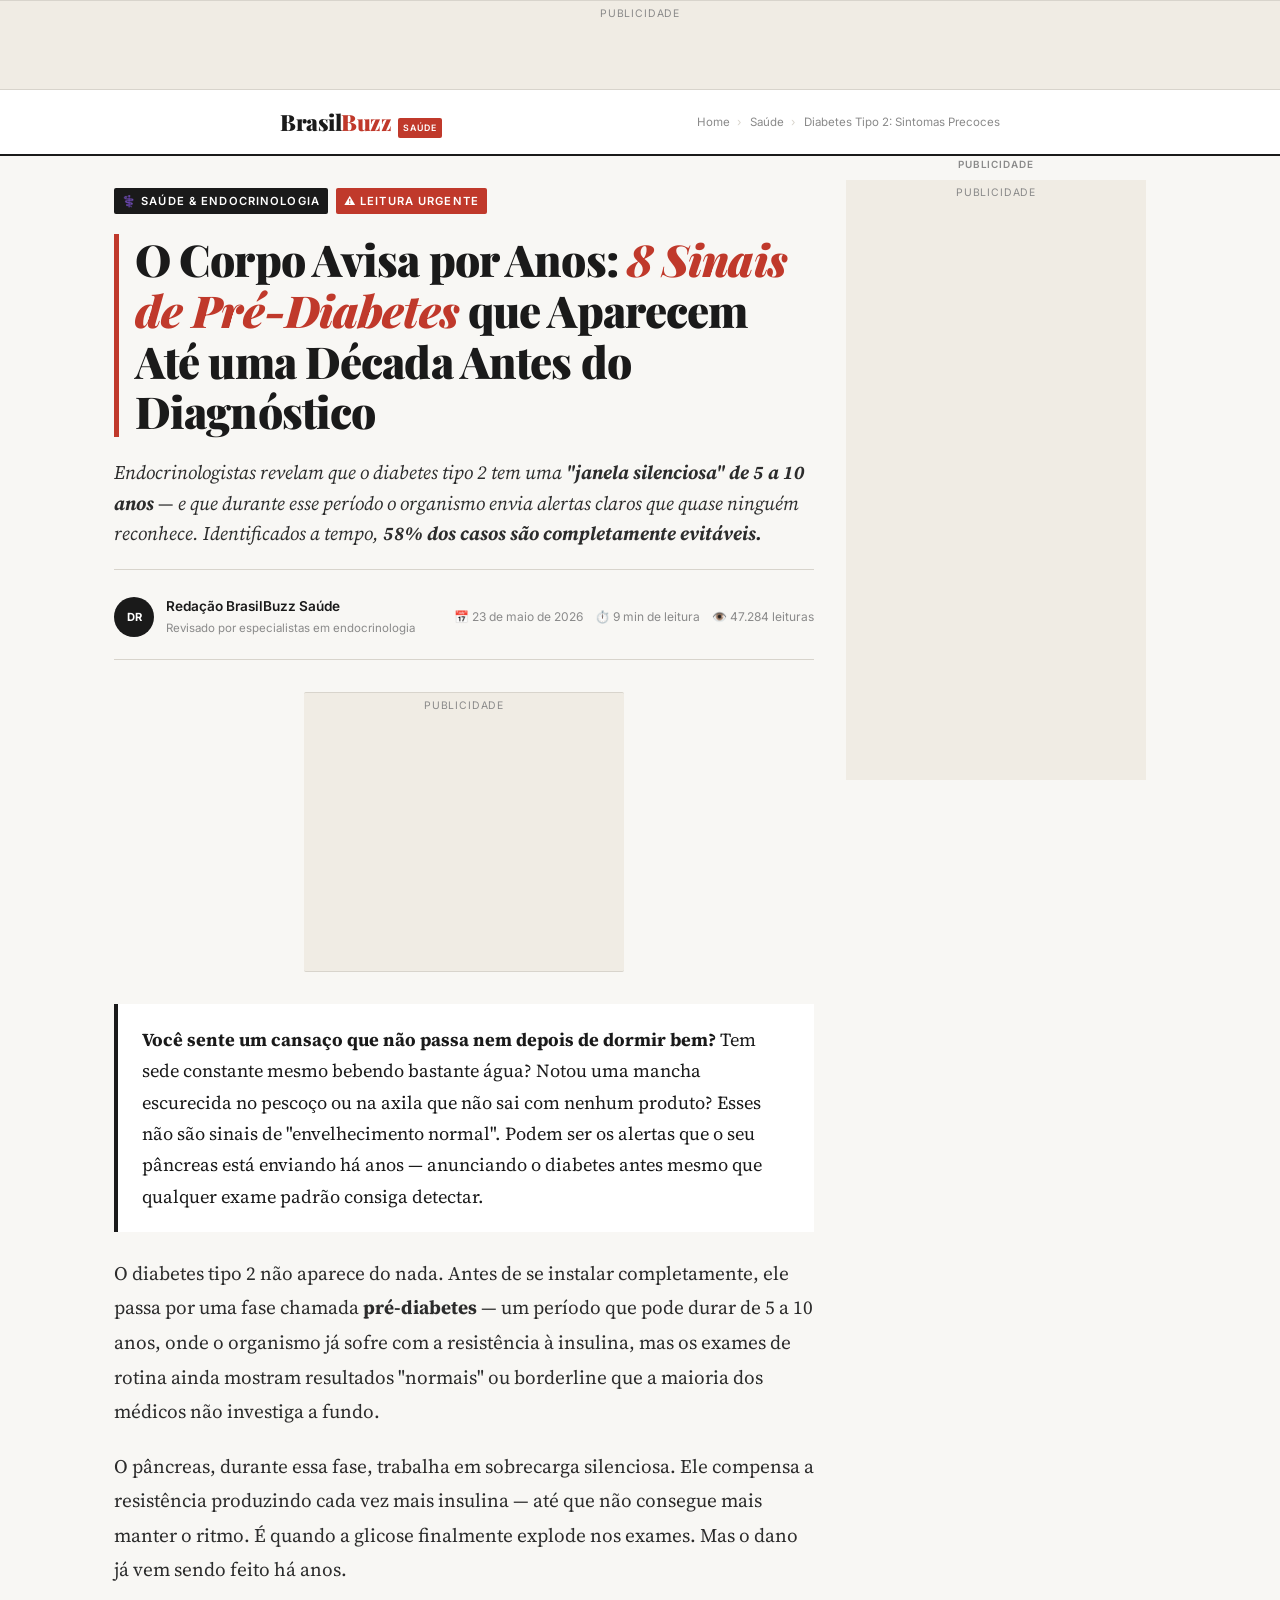
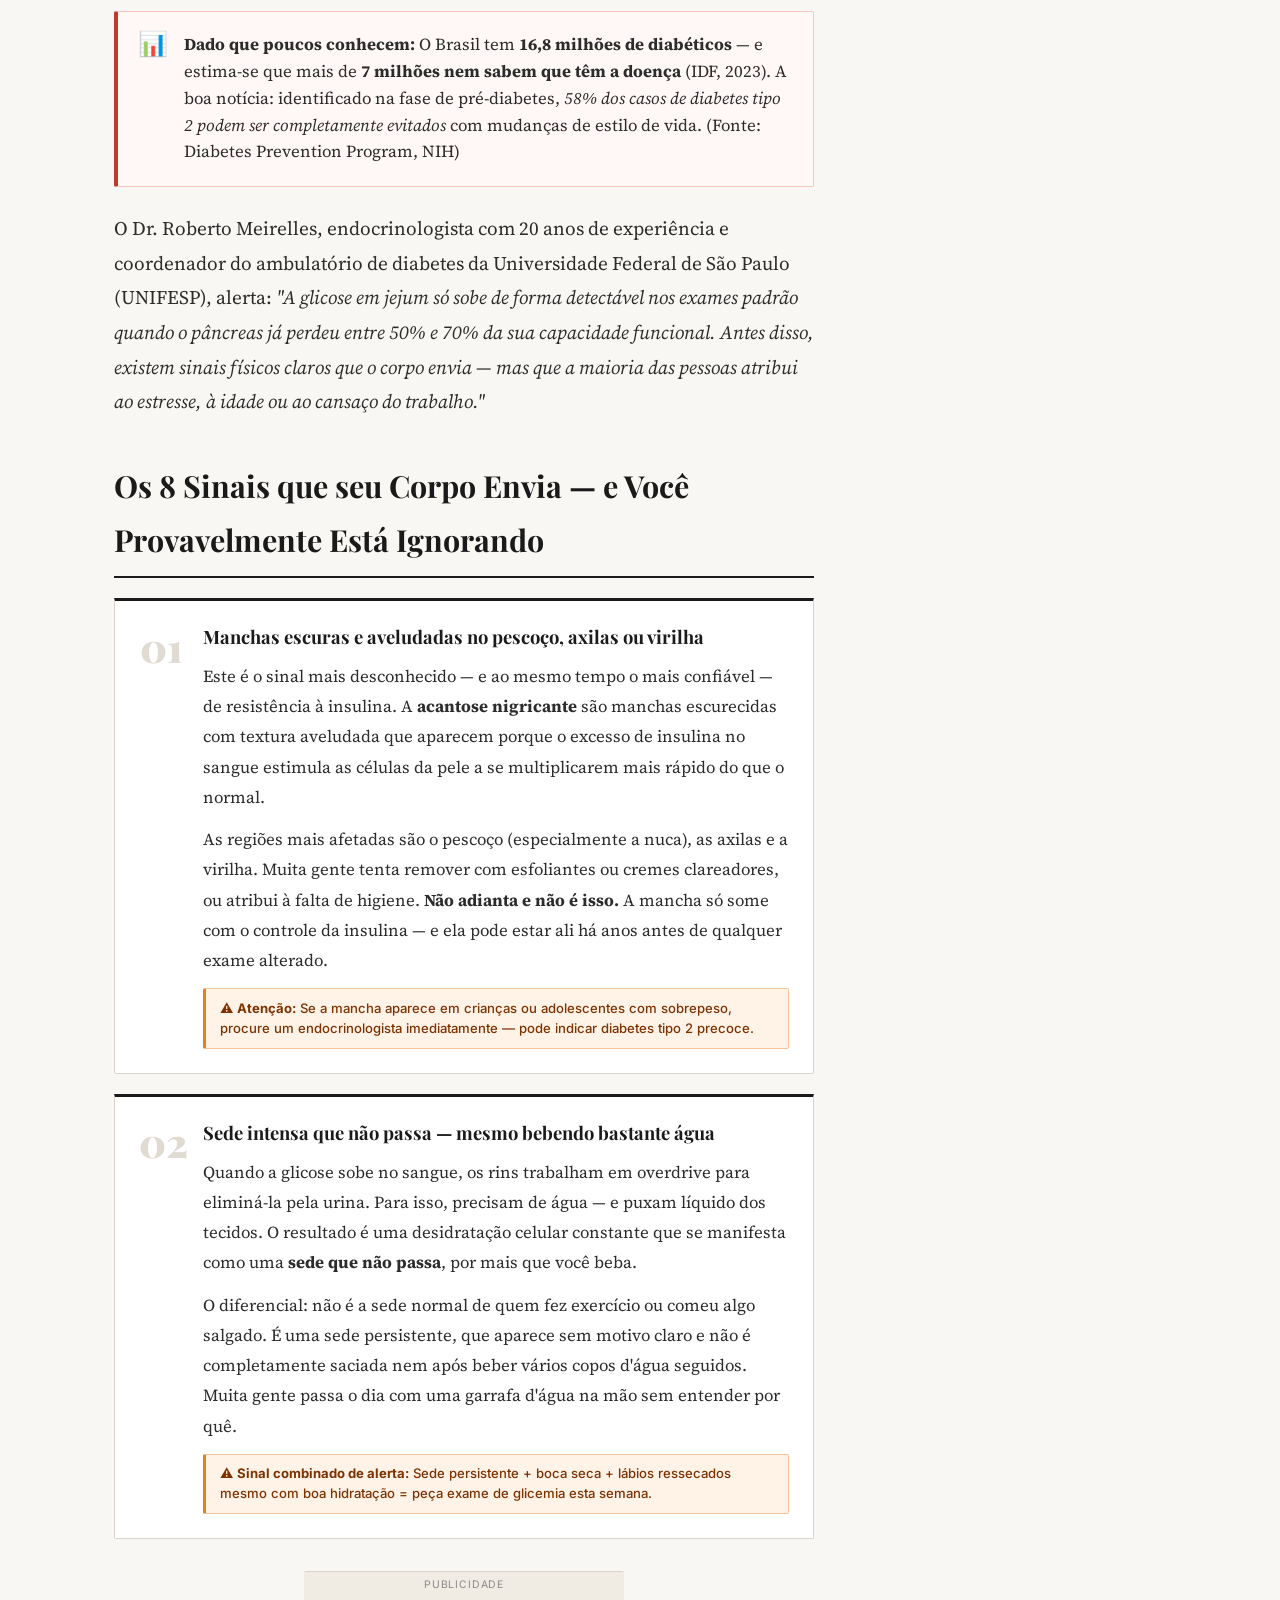
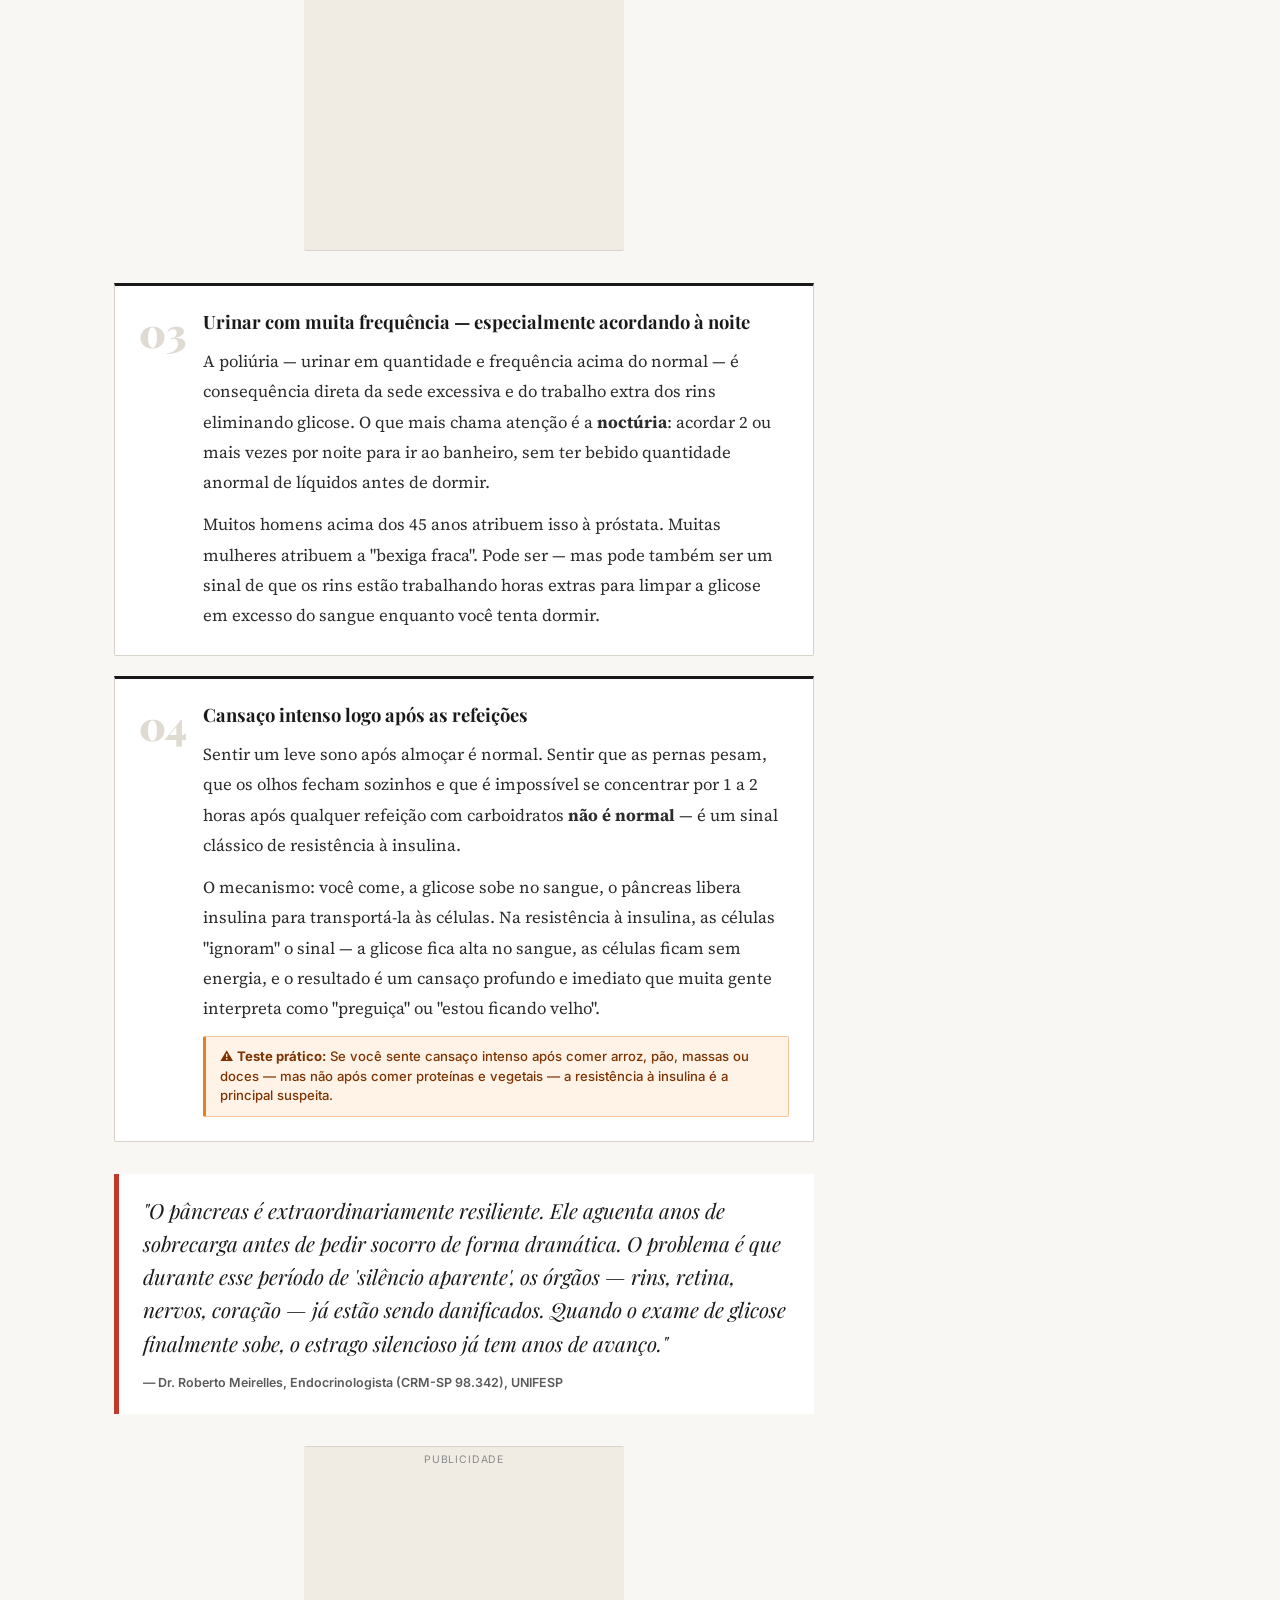
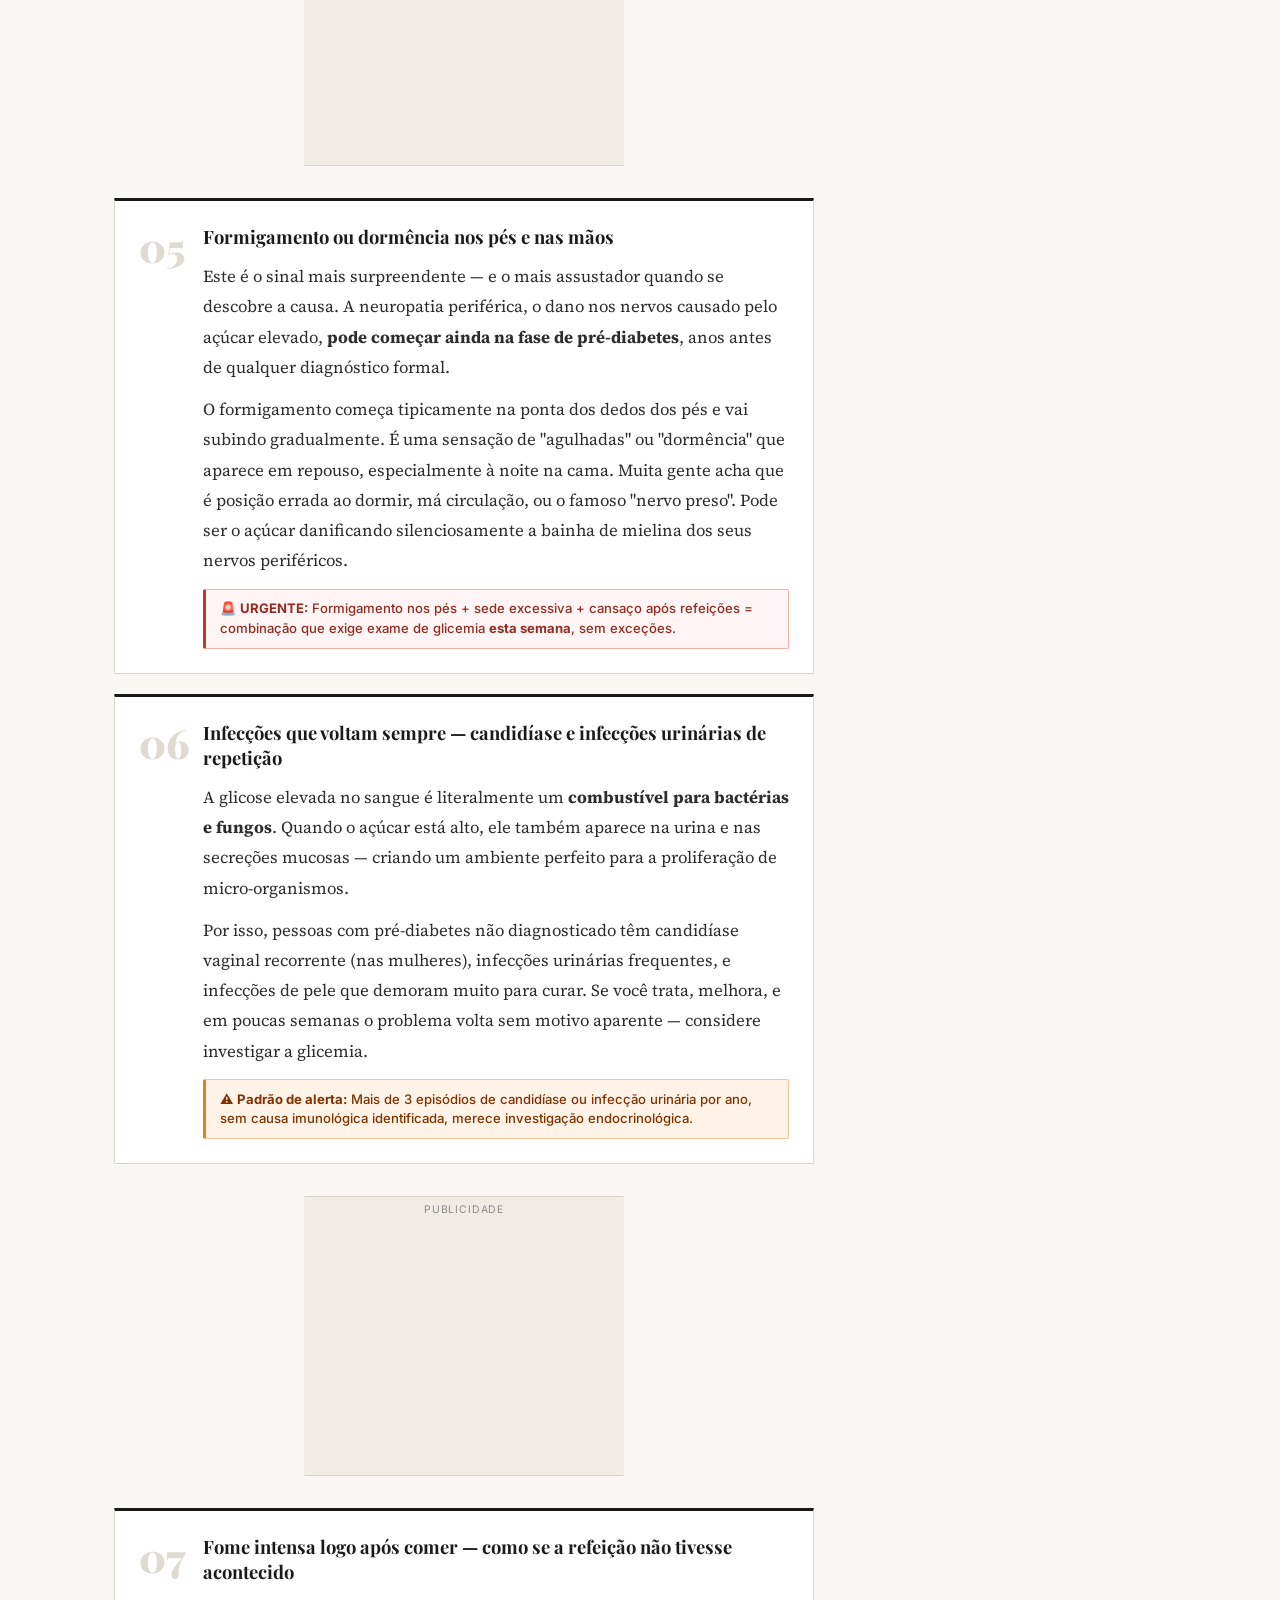
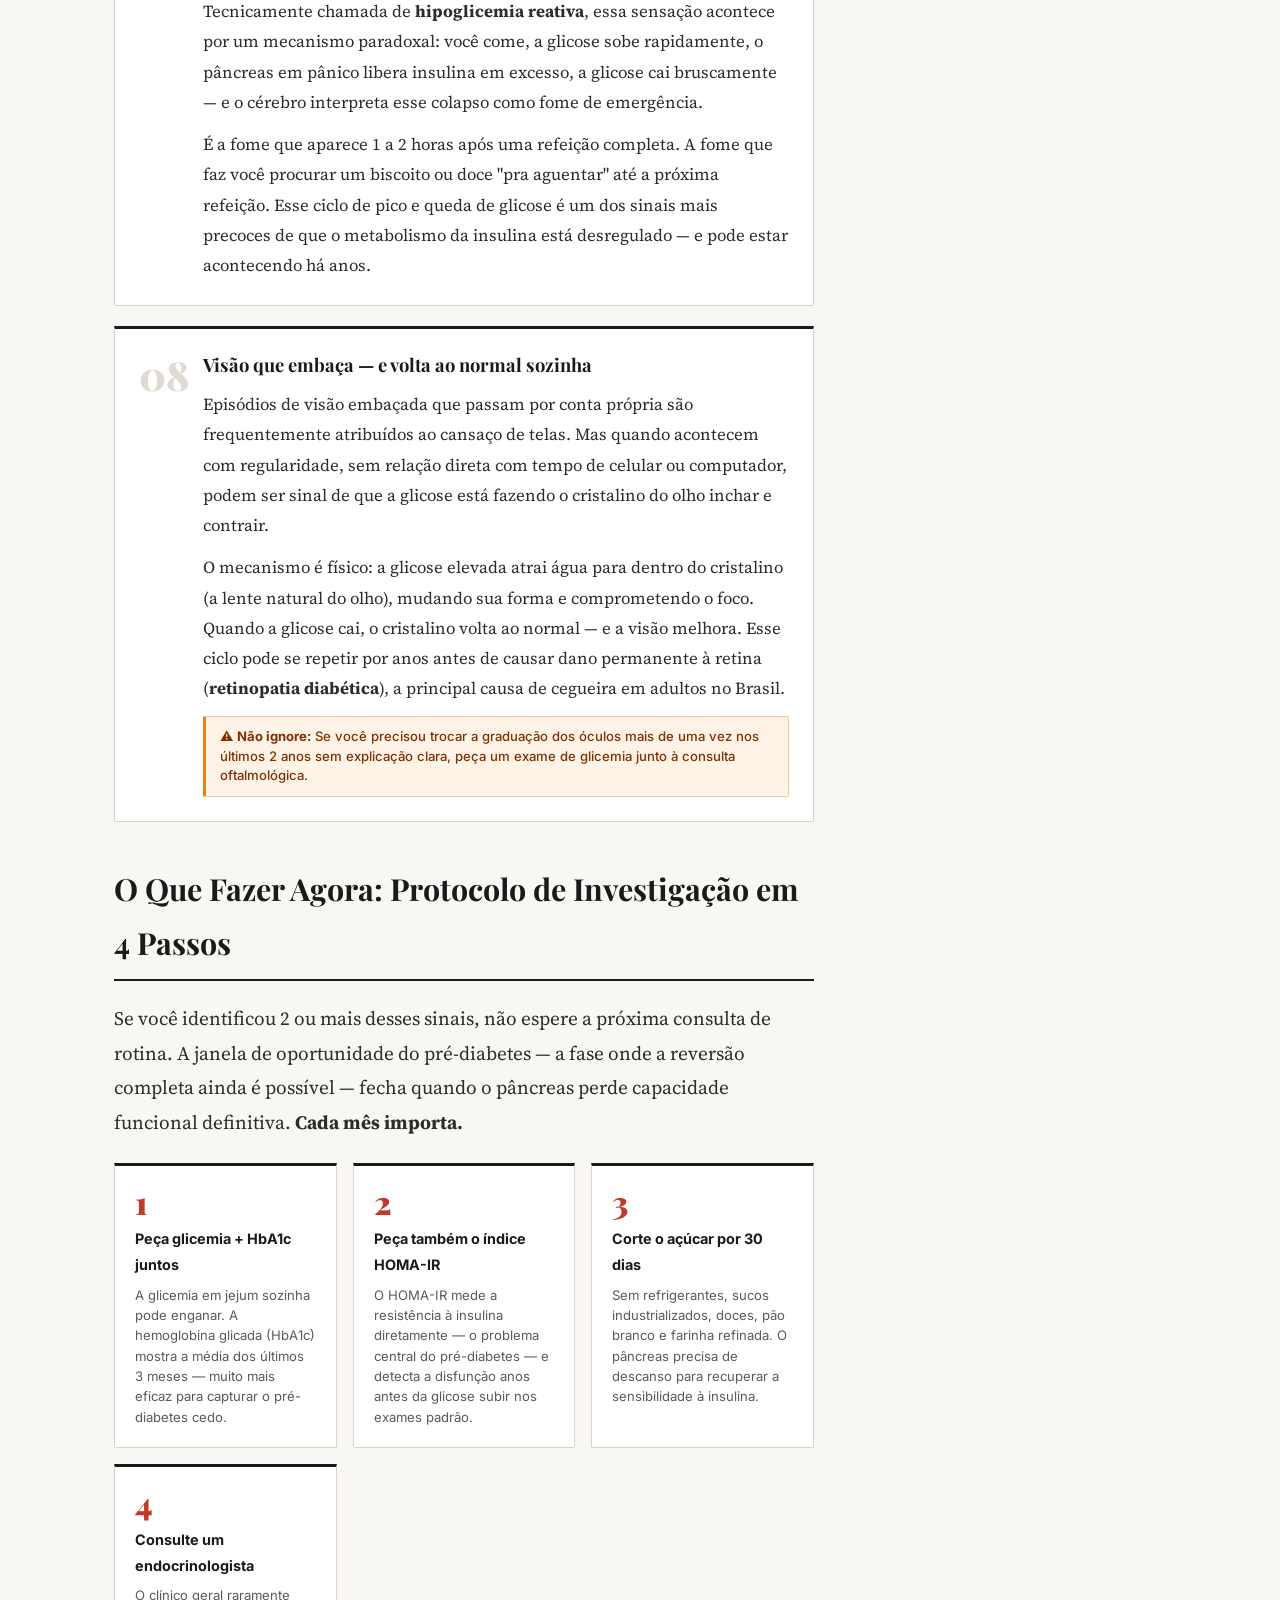
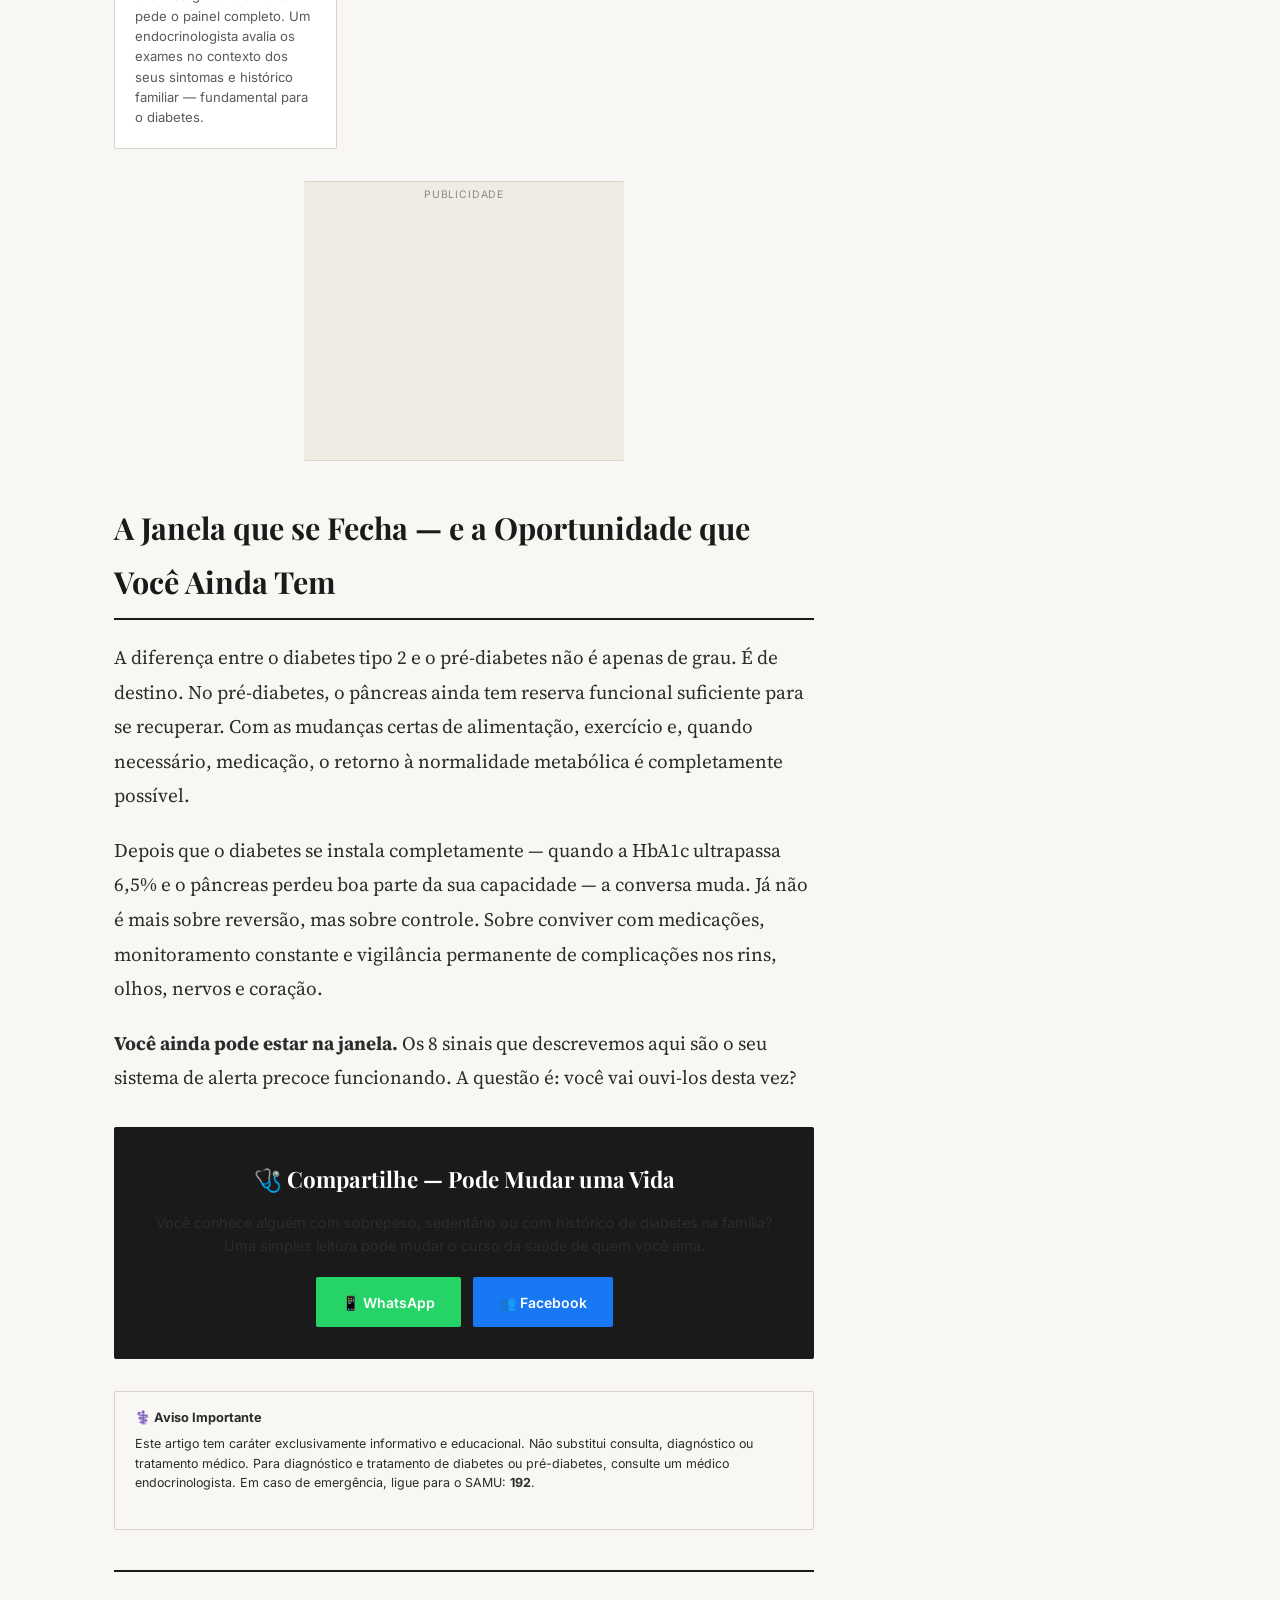
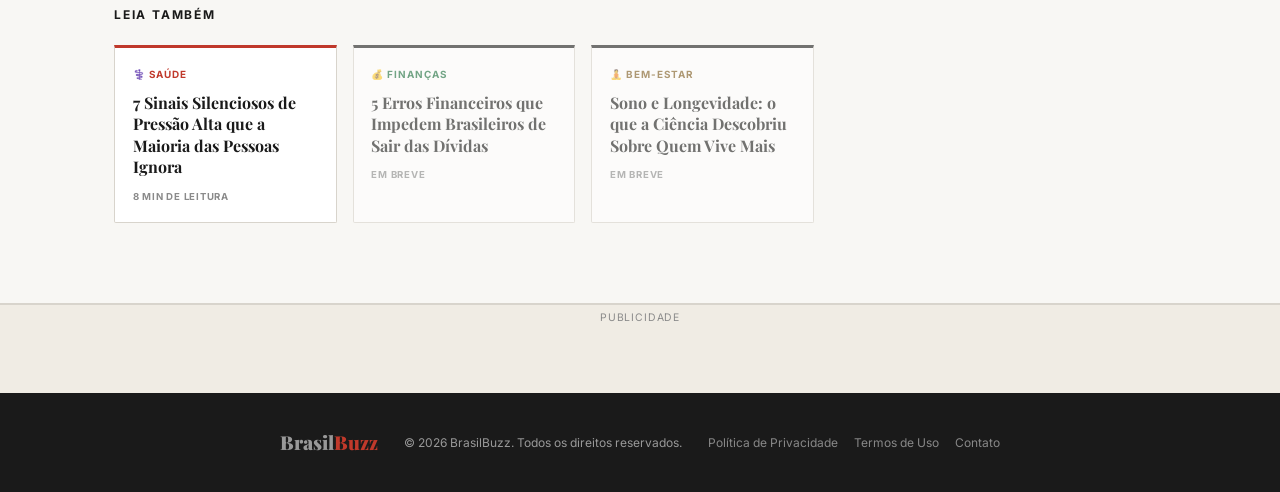
<file: saude/diabetes-tipo-2-sintomas-precoces/index.html>
<!DOCTYPE html>
<html lang="pt-BR">
<head>
  <meta charset="UTF-8">
  <meta name="viewport" content="width=device-width, initial-scale=1.0">
  <!-- Google Tag Manager -->
  <script>(function(w,d,s,l,i){w[l]=w[l]||[];w[l].push({'gtm.start':new Date().getTime(),event:'gtm.js'});var f=d.getElementsByTagName(s)[0],j=d.createElement(s),dl=l!='dataLayer'?'&l='+l:'';j.async=true;j.src='https://www.googletagmanager.com/gtm.js?id='+i+dl;f.parentNode.insertBefore(j,f);})(window,document,'script','dataLayer','GTM-NW9VPX49');</script>
  <!-- End Google Tag Manager -->
  <meta name="description" content="Endocrinologistas revelam os 8 sinais de pré-diabetes que aparecem até uma década antes do diagnóstico — e que a maioria das pessoas ignora ou confunde com cansaço normal.">
  <meta name="robots" content="index, follow">
  <meta property="og:title" content="Você Pode Ter Pré-Diabetes Sem Saber: 8 Sinais que Aparecem Anos Antes do Diagnóstico">
  <meta property="og:description" content="O corpo envia alertas por 5 a 10 anos antes do diabetes se instalar. Veja os 8 sinais que médicos dizem que quase ninguém reconhece — e o protocolo para agir agora.">
  <meta property="og:type" content="article">
  <meta property="og:url" content="https://www.brasilbuzz.com.br/saude/diabetes-tipo-2-sintomas-precoces/">
  <meta property="og:image" content="https://www.brasilbuzz.com.br/img/og-diabetes.webp">
  <meta property="og:image:width" content="1200">
  <meta property="og:image:height" content="630">
  <meta property="og:image:type" content="image/webp">
  <meta property="og:site_name" content="BrasilBuzz">
  <meta property="fb:app_id" content="510385741486539">
  <meta name="twitter:card" content="summary_large_image">
  <meta name="twitter:image" content="https://www.brasilbuzz.com.br/img/og-diabetes.webp">
  <link rel="canonical" href="https://www.brasilbuzz.com.br/saude/diabetes-tipo-2-sintomas-precoces/">
  <link rel="icon" type="image/svg+xml" href="/favicon.svg">
  <title>8 Sinais de Pré-Diabetes que Aparecem 10 Anos Antes do Diagnóstico | BrasilBuzz Saúde</title>

  <link rel="dns-prefetch" href="https://fonts.googleapis.com">
  <link rel="dns-prefetch" href="https://fonts.gstatic.com">
  <link rel="preconnect" href="https://fonts.googleapis.com">
  <link rel="preconnect" href="https://fonts.gstatic.com" crossorigin>

  <!-- CRITICAL CSS inline -->
  <style>
    *,*::before,*::after{box-sizing:border-box;margin:0;padding:0}
    html{font-size:16px;-webkit-text-size-adjust:100%}
    body{font-family:Georgia,serif;font-size:1.2rem;line-height:1.8;color:#1a1a1a;background:#f8f7f4;-webkit-font-smoothing:antialiased}
    :root{--red:#c0392b;--black:#1a1a1a;--border:#d8d4cc;--bg:#f8f7f4;--bg-white:#fff;--max-w:720px;--pad:clamp(1rem,4vw,2rem)}
    .ad-container{width:100%;display:flex;justify-content:center;align-items:center;overflow:hidden;background:#f0ece4;border-top:1px solid var(--border);border-bottom:1px solid var(--border);position:relative}
    .ad-container::before{content:'Publicidade';position:absolute;font-family:Arial,sans-serif;font-size:.65rem;color:#aaa;letter-spacing:.08em;text-transform:uppercase;top:4px;left:50%;transform:translateX(-50%);pointer-events:none}
    .ad-top{min-height:90px}
    .site-header{background:#fff;border-bottom:2px solid #1a1a1a;padding:.75rem var(--pad);position:sticky;top:0;z-index:100}
    .header-inner{max-width:var(--max-w);margin:0 auto;display:flex;justify-content:space-between;align-items:center;gap:1rem}
    .site-logo{font-family:Georgia,serif;font-weight:900;font-size:1.4rem;letter-spacing:-.02em;color:#1a1a1a;display:flex;align-items:baseline;text-decoration:none}
    .logo-accent{color:#c0392b}
    .logo-tag{font-family:Arial,sans-serif;font-size:.55rem;font-weight:700;letter-spacing:.12em;color:#fff;background:#c0392b;padding:2px 5px;margin-left:6px;vertical-align:super;border-radius:2px}
    .article-wrapper{max-width:var(--max-w);margin:0 auto;padding:2rem var(--pad) 3rem}
    .article-category{display:flex;flex-wrap:wrap;gap:.5rem;margin-bottom:1.25rem;align-items:center}
    .category-tag,.urgency-tag{font-family:Arial,sans-serif;font-size:.7rem;font-weight:700;letter-spacing:.1em;text-transform:uppercase;padding:3px 8px;border-radius:2px}
    .category-tag{background:#1a1a1a;color:#fff}
    .urgency-tag{background:#c0392b;color:#fff}
    .article-headline{font-family:Georgia,serif;font-size:clamp(1.8rem,5vw,2.75rem);font-weight:900;line-height:1.15;color:#1a1a1a;letter-spacing:-.02em;margin-bottom:1.25rem;border-left:5px solid #c0392b;padding-left:1rem}
    .article-headline em{font-style:italic;color:#c0392b}
    .signal-card{opacity:0;transform:translateY(24px)}
    @media(max-width:767px){.ad-top{min-height:60px}}
  </style>

  <link rel="preload" as="style"
        href="https://fonts.googleapis.com/css2?family=Playfair+Display:wght@700;900&family=Source+Serif+4:ital,opsz,wght@0,8..60,400;0,8..60,600;1,8..60,400&family=Inter:wght@400;500;600&display=swap">
  <link rel="stylesheet"
        href="https://fonts.googleapis.com/css2?family=Playfair+Display:wght@700;900&family=Source+Serif+4:ital,opsz,wght@0,8..60,400;0,8..60,600;1,8..60,400&family=Inter:wght@400;500;600&display=swap"
        media="print" onload="this.media='all'">
  <noscript><link rel="stylesheet" href="https://fonts.googleapis.com/css2?family=Playfair+Display:wght@700;900&family=Source+Serif+4:ital,opsz,wght@0,8..60,400;0,8..60,600;1,8..60,400&family=Inter:wght@400;500;600&display=swap"></noscript>

  <link rel="stylesheet" href="../../style.css">
</head>
<body>
  <!-- Google Tag Manager (noscript) -->
  <noscript><iframe src="https://www.googletagmanager.com/ns.html?id=GTM-NW9VPX49" height="0" width="0" style="display:none;visibility:hidden"></iframe></noscript>
  <!-- End Google Tag Manager (noscript) -->

  <!-- AD: TOPO -->
  <div class="ad-container ad-top" role="complementary" aria-label="Publicidade">
    <div class="pubad" data-pos="topo"></div>
  </div>

  <!-- HEADER -->
  <header class="site-header" role="banner">
    <div class="header-inner">
      <a href="/" class="site-logo" aria-label="BrasilBuzz - Página inicial">
        <span>Brasil</span><span class="logo-accent">Buzz</span>
        <span class="logo-tag">SAÚDE</span>
      </a>
      <nav aria-label="Breadcrumb">
        <ol class="breadcrumb" itemscope itemtype="https://schema.org/BreadcrumbList">
          <li itemprop="itemListElement" itemscope itemtype="https://schema.org/ListItem">
            <a href="/" itemprop="item"><span itemprop="name">Home</span></a>
            <meta itemprop="position" content="1">
          </li>
          <li itemprop="itemListElement" itemscope itemtype="https://schema.org/ListItem">
            <a href="/saude/" itemprop="item"><span itemprop="name">Saúde</span></a>
            <meta itemprop="position" content="2">
          </li>
          <li itemprop="itemListElement" itemscope itemtype="https://schema.org/ListItem">
            <span itemprop="name">Diabetes Tipo 2: Sintomas Precoces</span>
            <meta itemprop="position" content="3">
          </li>
        </ol>
      </nav>
    </div>
  </header>

  <!-- MAIN -->
  <main id="start-of-content" role="main">
    <div class="page-layout">
    <article class="article-wrapper" itemscope itemtype="https://schema.org/Article">

      <div class="article-category" aria-label="Categoria">
        <span class="category-tag">⚕️ SAÚDE &amp; ENDOCRINOLOGIA</span>
        <span class="urgency-tag">⚠️ LEITURA URGENTE</span>
      </div>

      <h1 class="article-headline" itemprop="headline">
        O Corpo Avisa por Anos: <em>8 Sinais de Pré-Diabetes</em> que Aparecem Até uma Década Antes do Diagnóstico
      </h1>

      <p class="article-deck">
        Endocrinologistas revelam que o diabetes tipo 2 tem uma <strong>"janela silenciosa" de 5 a 10 anos</strong> — e que durante esse período o organismo envia alertas claros que quase ninguém reconhece. Identificados a tempo, <strong>58% dos casos são completamente evitáveis.</strong>
      </p>

      <div class="article-meta">
        <div class="author-block">
          <div class="author-avatar" aria-hidden="true">DR</div>
          <div class="author-info">
            <span class="author-name" itemprop="author">Redação BrasilBuzz Saúde</span>
            <span class="author-cred">Revisado por especialistas em endocrinologia</span>
          </div>
        </div>
        <div class="article-stats">
          <span class="stat-item">📅 <time datetime="2026-05-23" itemprop="datePublished">23 de maio de 2026</time></span>
          <span class="stat-item">⏱️ 9 min de leitura</span>
          <span class="stat-item">👁️ <span id="view-count">38.491</span> leituras</span>
        </div>
      </div>

      <!-- AD: MEIO 1 — após meta, antes do corpo -->
      <div class="ad-container ad-inline ad-after-meta" role="complementary" aria-label="Publicidade">
        <div class="pubad" data-pos="inread"></div>
      </div>

      <div class="article-body" itemprop="articleBody">

        <p class="article-lead">
          <strong>Você sente um cansaço que não passa nem depois de dormir bem?</strong> Tem sede constante mesmo bebendo bastante água? Notou uma mancha escurecida no pescoço ou na axila que não sai com nenhum produto? Esses não são sinais de "envelhecimento normal". Podem ser os alertas que o seu pâncreas está enviando há anos — anunciando o diabetes antes mesmo que qualquer exame padrão consiga detectar.
        </p>

        <p>
          O diabetes tipo 2 não aparece do nada. Antes de se instalar completamente, ele passa por uma fase chamada <strong>pré-diabetes</strong> — um período que pode durar de 5 a 10 anos, onde o organismo já sofre com a resistência à insulina, mas os exames de rotina ainda mostram resultados "normais" ou borderline que a maioria dos médicos não investiga a fundo.
        </p>

        <p>
          O pâncreas, durante essa fase, trabalha em sobrecarga silenciosa. Ele compensa a resistência produzindo cada vez mais insulina — até que não consegue mais manter o ritmo. É quando a glicose finalmente explode nos exames. Mas o dano já vem sendo feito há anos.
        </p>

        <div class="highlight-box" role="note" aria-label="Dado estatístico importante">
          <div class="highlight-icon" aria-hidden="true">📊</div>
          <div class="highlight-content">
            <strong>Dado que poucos conhecem:</strong> O Brasil tem <strong>16,8 milhões de diabéticos</strong> — e estima-se que mais de <strong>7 milhões nem sabem que têm a doença</strong> (IDF, 2023). A boa notícia: identificado na fase de pré-diabetes, <em>58% dos casos de diabetes tipo 2 podem ser completamente evitados</em> com mudanças de estilo de vida. (Fonte: Diabetes Prevention Program, NIH)
          </div>
        </div>

        <p>
          O Dr. Roberto Meirelles, endocrinologista com 20 anos de experiência e coordenador do ambulatório de diabetes da Universidade Federal de São Paulo (UNIFESP), alerta: <em>"A glicose em jejum só sobe de forma detectável nos exames padrão quando o pâncreas já perdeu entre 50% e 70% da sua capacidade funcional. Antes disso, existem sinais físicos claros que o corpo envia — mas que a maioria das pessoas atribui ao estresse, à idade ou ao cansaço do trabalho."</em>
        </p>

        <!-- AD: FLOAT RIGHT — mobile apenas (sidebar substitui no desktop) -->
        <div class="ad-container ad-float-right ad-float-mobile" role="complementary" aria-label="Publicidade">
          <div class="pubad" data-pos="inread"></div>
        </div>

        <h2 class="section-heading">Os 8 Sinais que seu Corpo Envia — e Você Provavelmente Está Ignorando</h2>

        <div class="signal-card" id="sinal-1">
          <div class="signal-number" aria-hidden="true">01</div>
          <div class="signal-content">
            <h3 class="signal-title">Manchas escuras e aveludadas no pescoço, axilas ou virilha</h3>
            <p>Este é o sinal mais desconhecido — e ao mesmo tempo o mais confiável — de resistência à insulina. A <strong>acantose nigricante</strong> são manchas escurecidas com textura aveludada que aparecem porque o excesso de insulina no sangue estimula as células da pele a se multiplicarem mais rápido do que o normal.</p>
            <p>As regiões mais afetadas são o pescoço (especialmente a nuca), as axilas e a virilha. Muita gente tenta remover com esfoliantes ou cremes clareadores, ou atribui à falta de higiene. <strong>Não adianta e não é isso.</strong> A mancha só some com o controle da insulina — e ela pode estar ali há anos antes de qualquer exame alterado.</p>
            <div class="signal-warning">⚠️ <strong>Atenção:</strong> Se a mancha aparece em crianças ou adolescentes com sobrepeso, procure um endocrinologista imediatamente — pode indicar diabetes tipo 2 precoce.</div>
          </div>
        </div>

        <div class="signal-card" id="sinal-2">
          <div class="signal-number" aria-hidden="true">02</div>
          <div class="signal-content">
            <h3 class="signal-title">Sede intensa que não passa — mesmo bebendo bastante água</h3>
            <p>Quando a glicose sobe no sangue, os rins trabalham em overdrive para eliminá-la pela urina. Para isso, precisam de água — e puxam líquido dos tecidos. O resultado é uma desidratação celular constante que se manifesta como uma <strong>sede que não passa</strong>, por mais que você beba.</p>
            <p>O diferencial: não é a sede normal de quem fez exercício ou comeu algo salgado. É uma sede persistente, que aparece sem motivo claro e não é completamente saciada nem após beber vários copos d'água seguidos. Muita gente passa o dia com uma garrafa d'água na mão sem entender por quê.</p>
            <div class="signal-warning">⚠️ <strong>Sinal combinado de alerta:</strong> Sede persistente + boca seca + lábios ressecados mesmo com boa hidratação = peça exame de glicemia esta semana.</div>
          </div>
        </div>

        <!-- AD: MEIO 2 — após sinal 2 -->
        <div class="ad-container ad-inline" role="complementary" aria-label="Publicidade">
          <div class="pubad" data-pos="inread"></div>
        </div>

        <div class="signal-card" id="sinal-3">
          <div class="signal-number" aria-hidden="true">03</div>
          <div class="signal-content">
            <h3 class="signal-title">Urinar com muita frequência — especialmente acordando à noite</h3>
            <p>A poliúria — urinar em quantidade e frequência acima do normal — é consequência direta da sede excessiva e do trabalho extra dos rins eliminando glicose. O que mais chama atenção é a <strong>noctúria</strong>: acordar 2 ou mais vezes por noite para ir ao banheiro, sem ter bebido quantidade anormal de líquidos antes de dormir.</p>
            <p>Muitos homens acima dos 45 anos atribuem isso à próstata. Muitas mulheres atribuem a "bexiga fraca". Pode ser — mas pode também ser um sinal de que os rins estão trabalhando horas extras para limpar a glicose em excesso do sangue enquanto você tenta dormir.</p>
          </div>
        </div>

        <div class="signal-card" id="sinal-4">
          <div class="signal-number" aria-hidden="true">04</div>
          <div class="signal-content">
            <h3 class="signal-title">Cansaço intenso logo após as refeições</h3>
            <p>Sentir um leve sono após almoçar é normal. Sentir que as pernas pesam, que os olhos fecham sozinhos e que é impossível se concentrar por 1 a 2 horas após qualquer refeição com carboidratos <strong>não é normal</strong> — é um sinal clássico de resistência à insulina.</p>
            <p>O mecanismo: você come, a glicose sobe no sangue, o pâncreas libera insulina para transportá-la às células. Na resistência à insulina, as células "ignoram" o sinal — a glicose fica alta no sangue, as células ficam sem energia, e o resultado é um cansaço profundo e imediato que muita gente interpreta como "preguiça" ou "estou ficando velho".</p>
            <div class="signal-warning">⚠️ <strong>Teste prático:</strong> Se você sente cansaço intenso após comer arroz, pão, massas ou doces — mas não após comer proteínas e vegetais — a resistência à insulina é a principal suspeita.</div>
          </div>
        </div>

        <blockquote class="impact-quote">
          <p>"O pâncreas é extraordinariamente resiliente. Ele aguenta anos de sobrecarga antes de pedir socorro de forma dramática. O problema é que durante esse período de 'silêncio aparente', os órgãos — rins, retina, nervos, coração — já estão sendo danificados. Quando o exame de glicose finalmente sobe, o estrago silencioso já tem anos de avanço."</p>
          <cite>— Dr. Roberto Meirelles, Endocrinologista (CRM-SP 98.342), UNIFESP</cite>
        </blockquote>

        <!-- AD: HALFPAGE — após quote, ponto de maior atenção -->
        <div class="ad-container ad-inline ad-halfpage" role="complementary" aria-label="Publicidade">
          <div class="pubad" data-pos="inread"></div>
        </div>

        <div class="signal-card" id="sinal-5">
          <div class="signal-number" aria-hidden="true">05</div>
          <div class="signal-content">
            <h3 class="signal-title">Formigamento ou dormência nos pés e nas mãos</h3>
            <p>Este é o sinal mais surpreendente — e o mais assustador quando se descobre a causa. A neuropatia periférica, o dano nos nervos causado pelo açúcar elevado, <strong>pode começar ainda na fase de pré-diabetes</strong>, anos antes de qualquer diagnóstico formal.</p>
            <p>O formigamento começa tipicamente na ponta dos dedos dos pés e vai subindo gradualmente. É uma sensação de "agulhadas" ou "dormência" que aparece em repouso, especialmente à noite na cama. Muita gente acha que é posição errada ao dormir, má circulação, ou o famoso "nervo preso". Pode ser o açúcar danificando silenciosamente a bainha de mielina dos seus nervos periféricos.</p>
            <div class="signal-warning emergency">🚨 <strong>URGENTE:</strong> Formigamento nos pés + sede excessiva + cansaço após refeições = combinação que exige exame de glicemia <strong>esta semana</strong>, sem exceções.</div>
          </div>
        </div>

        <div class="signal-card" id="sinal-6">
          <div class="signal-number" aria-hidden="true">06</div>
          <div class="signal-content">
            <h3 class="signal-title">Infecções que voltam sempre — candidíase e infecções urinárias de repetição</h3>
            <p>A glicose elevada no sangue é literalmente um <strong>combustível para bactérias e fungos</strong>. Quando o açúcar está alto, ele também aparece na urina e nas secreções mucosas — criando um ambiente perfeito para a proliferação de micro-organismos.</p>
            <p>Por isso, pessoas com pré-diabetes não diagnosticado têm candidíase vaginal recorrente (nas mulheres), infecções urinárias frequentes, e infecções de pele que demoram muito para curar. Se você trata, melhora, e em poucas semanas o problema volta sem motivo aparente — considere investigar a glicemia.</p>
            <div class="signal-warning">⚠️ <strong>Padrão de alerta:</strong> Mais de 3 episódios de candidíase ou infecção urinária por ano, sem causa imunológica identificada, merece investigação endocrinológica.</div>
          </div>
        </div>

        <!-- AD: MEIO 3 — após sinal 6, ponto de scroll avançado -->
        <div class="ad-container ad-inline" role="complementary" aria-label="Publicidade">
          <div class="pubad" data-pos="inread"></div>
        </div>

        <div class="signal-card" id="sinal-7">
          <div class="signal-number" aria-hidden="true">07</div>
          <div class="signal-content">
            <h3 class="signal-title">Fome intensa logo após comer — como se a refeição não tivesse acontecido</h3>
            <p>Tecnicamente chamada de <strong>hipoglicemia reativa</strong>, essa sensação acontece por um mecanismo paradoxal: você come, a glicose sobe rapidamente, o pâncreas em pânico libera insulina em excesso, a glicose cai bruscamente — e o cérebro interpreta esse colapso como fome de emergência.</p>
            <p>É a fome que aparece 1 a 2 horas após uma refeição completa. A fome que faz você procurar um biscoito ou doce "pra aguentar" até a próxima refeição. Esse ciclo de pico e queda de glicose é um dos sinais mais precoces de que o metabolismo da insulina está desregulado — e pode estar acontecendo há anos.</p>
          </div>
        </div>

        <div class="signal-card signal-card--last" id="sinal-8">
          <div class="signal-number" aria-hidden="true">08</div>
          <div class="signal-content">
            <h3 class="signal-title">Visão que embaça — e volta ao normal sozinha</h3>
            <p>Episódios de visão embaçada que passam por conta própria são frequentemente atribuídos ao cansaço de telas. Mas quando acontecem com regularidade, sem relação direta com tempo de celular ou computador, podem ser sinal de que a glicose está fazendo o cristalino do olho inchar e contrair.</p>
            <p>O mecanismo é físico: a glicose elevada atrai água para dentro do cristalino (a lente natural do olho), mudando sua forma e comprometendo o foco. Quando a glicose cai, o cristalino volta ao normal — e a visão melhora. Esse ciclo pode se repetir por anos antes de causar dano permanente à retina (<strong>retinopatia diabética</strong>), a principal causa de cegueira em adultos no Brasil.</p>
            <div class="signal-warning">⚠️ <strong>Não ignore:</strong> Se você precisou trocar a graduação dos óculos mais de uma vez nos últimos 2 anos sem explicação clara, peça um exame de glicemia junto à consulta oftalmológica.</div>
          </div>
        </div>

        <h2 class="section-heading">O Que Fazer Agora: Protocolo de Investigação em 4 Passos</h2>

        <p>Se você identificou 2 ou mais desses sinais, não espere a próxima consulta de rotina. A janela de oportunidade do pré-diabetes — a fase onde a reversão completa ainda é possível — fecha quando o pâncreas perde capacidade funcional definitiva. <strong>Cada mês importa.</strong></p>

        <div class="protocol-grid" role="list" aria-label="Passos do protocolo">
          <div class="protocol-step" role="listitem">
            <div class="step-number" aria-hidden="true">1</div>
            <div class="step-content">
              <strong>Peça glicemia + HbA1c juntos</strong>
              <p>A glicemia em jejum sozinha pode enganar. A hemoglobina glicada (HbA1c) mostra a média dos últimos 3 meses — muito mais eficaz para capturar o pré-diabetes cedo.</p>
            </div>
          </div>
          <div class="protocol-step" role="listitem">
            <div class="step-number" aria-hidden="true">2</div>
            <div class="step-content">
              <strong>Peça também o índice HOMA-IR</strong>
              <p>O HOMA-IR mede a resistência à insulina diretamente — o problema central do pré-diabetes — e detecta a disfunção anos antes da glicose subir nos exames padrão.</p>
            </div>
          </div>
          <div class="protocol-step" role="listitem">
            <div class="step-number" aria-hidden="true">3</div>
            <div class="step-content">
              <strong>Corte o açúcar por 30 dias</strong>
              <p>Sem refrigerantes, sucos industrializados, doces, pão branco e farinha refinada. O pâncreas precisa de descanso para recuperar a sensibilidade à insulina.</p>
            </div>
          </div>
          <div class="protocol-step" role="listitem">
            <div class="step-number" aria-hidden="true">4</div>
            <div class="step-content">
              <strong>Consulte um endocrinologista</strong>
              <p>O clínico geral raramente pede o painel completo. Um endocrinologista avalia os exames no contexto dos seus sintomas e histórico familiar — fundamental para o diabetes.</p>
            </div>
          </div>
        </div>

        <!-- AD: MEIO 4 — após protocolo -->
        <div class="ad-container ad-inline" role="complementary" aria-label="Publicidade">
          <div class="pubad" data-pos="inread"></div>
        </div>

        <h2 class="section-heading">A Janela que se Fecha — e a Oportunidade que Você Ainda Tem</h2>

        <p>A diferença entre o diabetes tipo 2 e o pré-diabetes não é apenas de grau. É de destino. No pré-diabetes, o pâncreas ainda tem reserva funcional suficiente para se recuperar. Com as mudanças certas de alimentação, exercício e, quando necessário, medicação, o retorno à normalidade metabólica é completamente possível.</p>

        <p>Depois que o diabetes se instala completamente — quando a HbA1c ultrapassa 6,5% e o pâncreas perdeu boa parte da sua capacidade — a conversa muda. Já não é mais sobre reversão, mas sobre controle. Sobre conviver com medicações, monitoramento constante e vigilância permanente de complicações nos rins, olhos, nervos e coração.</p>

        <p><strong>Você ainda pode estar na janela.</strong> Os 8 sinais que descrevemos aqui são o seu sistema de alerta precoce funcionando. A questão é: você vai ouvi-los desta vez?</p>

        <div class="cta-box" role="complementary" aria-label="Compartilhar artigo">
          <h3 class="cta-title">🩺 Compartilhe — Pode Mudar uma Vida</h3>
          <p class="cta-text">Você conhece alguém com sobrepeso, sedentário ou com histórico de diabetes na família? Uma simples leitura pode mudar o curso da saúde de quem você ama.</p>
          <div class="share-buttons" role="group" aria-label="Botões de compartilhamento">
            <a id="share-whatsapp"
               href="https://wa.me/?text=8%20sinais%20de%20pr%C3%A9-diabetes%20que%20aparecem%20anos%20antes%20do%20diagn%C3%B3stico%3A%20https%3A%2F%2Fwww.brasilbuzz.com.br%2Fsaude%2Fdiabetes-tipo-2-sintomas-precoces%2F"
               target="_blank" rel="noopener noreferrer"
               class="share-btn share-btn--whatsapp"
               aria-label="Compartilhar no WhatsApp">📱 WhatsApp</a>
            <a id="share-facebook"
               href="https://www.facebook.com/sharer/sharer.php?u=https%3A%2F%2Fwww.brasilbuzz.com.br%2Fsaude%2Fdiabetes-tipo-2-sintomas-precoces%2F"
               target="_blank" rel="noopener noreferrer"
               class="share-btn share-btn--facebook"
               aria-label="Compartilhar no Facebook">👥 Facebook</a>
          </div>
        </div>

        <div class="medical-disclaimer" role="note">
          <h4>⚕️ Aviso Importante</h4>
          <p>Este artigo tem caráter exclusivamente informativo e educacional. Não substitui consulta, diagnóstico ou tratamento médico. Para diagnóstico e tratamento de diabetes ou pré-diabetes, consulte um médico endocrinologista. Em caso de emergência, ligue para o SAMU: <strong>192</strong>.</p>
        </div>

      </div><!-- /article-body -->

      <!-- LEIA TAMBÉM -->
      <section class="related-articles" aria-labelledby="related-label">
        <h2 class="related-label" id="related-label">Leia também</h2>
        <div class="related-grid">

          <a href="/saude/7-sinais-silenciosos-pressao-alta/" class="related-card related-card--active">
            <span class="related-cat related-cat--saude">⚕️ Saúde</span>
            <h3 class="related-title">7 Sinais Silenciosos de Pressão Alta que a Maioria das Pessoas Ignora</h3>
            <span class="related-badge">8 min de leitura</span>
          </a>

          <article class="related-card related-card--coming">
            <span class="related-cat related-cat--financas">💰 Finanças</span>
            <h3 class="related-title">5 Erros Financeiros que Impedem Brasileiros de Sair das Dívidas</h3>
            <span class="related-badge">Em breve</span>
          </article>

          <article class="related-card related-card--coming">
            <span class="related-cat related-cat--bem-estar">🧘 Bem-estar</span>
            <h3 class="related-title">Sono e Longevidade: o que a Ciência Descobriu Sobre Quem Vive Mais</h3>
            <span class="related-badge">Em breve</span>
          </article>

        </div>
      </section>

    </article>

    <!-- SIDEBAR DESKTOP — sticky 300x600, CPM premium -->
    <aside class="article-sidebar" aria-label="Publicidade">
      <div class="sidebar-sticky">
        <div class="sidebar-label">Publicidade</div>
        <div class="ad-container ad-sidebar">
          <div class="pubad" data-pos="barra"></div>
        </div>
      </div>
    </aside>

    </div><!-- /page-layout -->
  </main>

  <!-- AD: RODAPÉ -->
  <div class="ad-container ad-footer" role="complementary" aria-label="Publicidade">
    <div class="pubad" data-pos="rodape"></div>
  </div>

  <!-- FOOTER -->
  <footer class="site-footer" role="contentinfo">
    <div class="footer-inner">
      <div class="footer-logo" aria-label="BrasilBuzz">
        <span>Brasil</span><span class="logo-accent">Buzz</span>
      </div>
      <p class="footer-copy">© 2026 BrasilBuzz. Todos os direitos reservados.</p>
      <nav class="footer-nav" aria-label="Links institucionais">
        <a href="/privacidade/">Política de Privacidade</a>
        <a href="/termos/">Termos de Uso</a>
        <a href="/contato/">Contato</a>
      </nav>
    </div>
  </footer>

  <!-- ANCHOR AD: mobile sticky bottom -->
  <div id="anchor-ad" class="anchor-ad" role="complementary" aria-label="Publicidade">
    <button id="anchor-close" class="anchor-close" aria-label="Fechar anúncio">✕ fechar</button>
    <div class="pubad" data-pos="rodape"></div>
  </div>

  <script src="../../main.js" defer></script>
</body>
</html>
</file>
<file: style.css>
/* ============================================================
   BRASILBUZZ — style.css
   Target: PageSpeed 90+ | CLS < 0.1 | LCP < 1.5s
   ============================================================ */

/* === RESET MÍNIMO === */
*, *::before, *::after { box-sizing: border-box; margin: 0; padding: 0; }
html { font-size: 16px; -webkit-text-size-adjust: 100%; scroll-behavior: smooth; }
body {
  font-family: 'Source Serif 4', Georgia, serif;
  font-size: 1.2rem;
  line-height: 1.8;
  color: #1a1a1a;
  background: #f8f7f4;
  -webkit-font-smoothing: antialiased;
}

/* === TOKENS === */
:root {
  --red:       #c0392b;
  --red-dark:  #922b21;
  --black:     #1a1a1a;
  --gray-dark: #2c2c2c;
  --gray:      #5a5a5a;
  --gray-lt:   #8a8a8a;
  --border:    #d8d4cc;
  --bg:        #f8f7f4;
  --bg-white:  #ffffff;
  --max-w:     720px;
  --pad:       clamp(1rem, 4vw, 2rem);
}

/* === LINKS === */
a { color: var(--red); text-decoration: none; }
a:hover { text-decoration: underline; }

/* ============================================================
   ANÚNCIOS — CLS PREVENTION
   Reserva espaço ANTES do banner carregar para evitar layout shift
   ============================================================ */
.ad-container {
  width: 100%;
  display: flex;
  justify-content: center;
  align-items: center;
  overflow: hidden;
  background: #f0ece4;
  border-top: 1px solid var(--border);
  border-bottom: 1px solid var(--border);
}
/* Leaderboard topo: 728x90 desktop / 320x50 mobile */
.ad-top {
  min-height: 90px;
  padding: 0;
}
/* In-content: 300x250 */
.ad-inline {
  min-height: 280px;
  margin: 2rem auto;
  max-width: 320px;
  border-radius: 2px;
}
/* Float right — halfpage 300x600 */
.ad-float-right {
  float: right;
  min-height: 260px;
  min-width: 300px;
  width: 300px;
  margin: 0 0 1.5rem 2rem;
  border: 1px solid var(--border);
  border-radius: 2px;
  background: #f0ece4;
  display: flex;
  justify-content: center;
  align-items: center;
}
/* Halfpage 300x600 */
.ad-halfpage {
  min-height: 320px;
  max-width: 320px;
}
/* Rodapé leaderboard */
.ad-footer {
  min-height: 90px;
  border-top: 2px solid var(--border);
  border-bottom: none;
  margin-top: 2rem;
}
/* Label "Publicidade" */
.ad-container::before {
  content: 'Publicidade';
  display: block;
  position: absolute;
  font-family: 'Inter', sans-serif;
  font-size: 0.65rem;
  color: var(--gray-lt);
  letter-spacing: 0.08em;
  text-transform: uppercase;
  top: 4px;
  left: 50%;
  transform: translateX(-50%);
  pointer-events: none;
}
.ad-container { position: relative; }

/* Mobile ad: troca leaderboard por banner mobile */
@media (max-width: 767px) {
  .ad-top    { min-height: 60px; }
  .ad-footer { min-height: 60px; }
  .ad-float-right {
    float: none;
    width: 100%;
    min-width: unset;
    margin: 1.5rem 0;
  }
}

/* ============================================================
   HEADER
   ============================================================ */
.site-header {
  background: var(--bg-white);
  border-bottom: 2px solid var(--black);
  padding: 0.75rem var(--pad);
  position: sticky;
  top: 0;
  z-index: 100;
  will-change: transform; /* GPU layer */
}
.header-inner {
  max-width: var(--max-w);
  margin: 0 auto;
  display: flex;
  justify-content: space-between;
  align-items: center;
  gap: 1rem;
}
.site-logo {
  font-family: 'Playfair Display', Georgia, serif;
  font-weight: 900;
  font-size: 1.4rem;
  letter-spacing: -0.02em;
  color: var(--black);
  display: flex;
  align-items: baseline;
  gap: 0;
  text-decoration: none;
}
.logo-buzz   { color: var(--black); }
.logo-accent { color: var(--red); }
.logo-tag {
  font-family: 'Inter', sans-serif;
  font-size: 0.55rem;
  font-weight: 600;
  letter-spacing: 0.12em;
  color: var(--bg-white);
  background: var(--red);
  padding: 2px 5px;
  margin-left: 6px;
  vertical-align: super;
  border-radius: 2px;
}
.header-date {
  font-family: 'Inter', sans-serif;
  font-size: 0.75rem;
  color: var(--gray-lt);
}

/* ============================================================
   ARTIGO — LAYOUT
   ============================================================ */
.article-wrapper {
  max-width: var(--max-w);
  margin: 0 auto;
  padding: 2rem var(--pad) 3rem;
}

/* Categoria */
.article-category {
  display: flex;
  flex-wrap: wrap;
  gap: 0.5rem;
  margin-bottom: 1.25rem;
  align-items: center;
}
.category-tag, .urgency-tag {
  font-family: 'Inter', sans-serif;
  font-size: 0.7rem;
  font-weight: 600;
  letter-spacing: 0.1em;
  text-transform: uppercase;
  padding: 3px 8px;
  border-radius: 2px;
}
.category-tag {
  background: var(--black);
  color: var(--bg-white);
}
.urgency-tag {
  background: var(--red);
  color: var(--bg-white);
  animation: pulse-tag 2s ease-in-out infinite;
}
@media (prefers-reduced-motion: reduce) {
  .urgency-tag { animation: none; }
}
@keyframes pulse-tag {
  0%, 100% { opacity: 1; }
  50%       { opacity: 0.75; }
}

/* Headline */
.article-headline {
  font-family: 'Playfair Display', Georgia, serif;
  font-size: clamp(1.8rem, 5vw, 2.75rem);
  font-weight: 900;
  line-height: 1.15;
  color: var(--black);
  letter-spacing: -0.02em;
  margin-bottom: 1.25rem;
  border-left: 5px solid var(--red);
  padding-left: 1rem;
}
.article-headline em {
  font-style: italic;
  color: var(--red);
}

/* Deck */
.article-deck {
  font-size: clamp(1rem, 2.5vw, 1.2rem);
  color: var(--gray-dark);
  line-height: 1.6;
  margin-bottom: 1.5rem;
  font-style: italic;
  border-bottom: 1px solid var(--border);
  padding-bottom: 1.25rem;
}

/* Meta */
.article-meta {
  display: flex;
  flex-wrap: wrap;
  gap: 1rem;
  justify-content: space-between;
  align-items: center;
  margin-bottom: 2rem;
  padding-bottom: 1.25rem;
  border-bottom: 1px solid var(--border);
}
.author-block {
  display: flex;
  align-items: center;
  gap: 0.75rem;
}
.author-avatar {
  width: 40px; height: 40px;
  background: var(--black);
  color: var(--bg-white);
  border-radius: 50%;
  display: flex;
  align-items: center;
  justify-content: center;
  font-family: 'Inter', sans-serif;
  font-size: 0.7rem;
  font-weight: 700;
  flex-shrink: 0;
}
.author-name {
  font-family: 'Inter', sans-serif;
  font-size: 0.85rem;
  font-weight: 600;
  color: var(--black);
  display: block;
}
.author-cred {
  font-family: 'Inter', sans-serif;
  font-size: 0.72rem;
  color: var(--gray-lt);
  display: block;
}
.article-stats {
  display: flex;
  flex-wrap: wrap;
  gap: 0.75rem;
}
.stat-item {
  font-family: 'Inter', sans-serif;
  font-size: 0.75rem;
  color: var(--gray-lt);
}

/* ============================================================
   CORPO DO ARTIGO
   ============================================================ */
.article-body p {
  margin-bottom: 1.25rem;
  color: var(--gray-dark);
}
.article-lead {
  font-size: 1.15rem;
  font-weight: 400;
  color: var(--black) !important;
  line-height: 1.7;
  padding: 1.25rem 1.25rem 1.25rem 1.5rem;
  border-left: 4px solid var(--black);
  background: var(--bg-white);
  margin-bottom: 1.5rem !important;
}

/* Caixa de destaque */
.highlight-box {
  display: flex;
  gap: 1rem;
  align-items: flex-start;
  background: #fff8f7;
  border: 1px solid #f5c6c0;
  border-left: 4px solid var(--red);
  padding: 1.25rem;
  border-radius: 2px;
  margin: 1.5rem 0;
}
.highlight-icon { font-size: 1.5rem; flex-shrink: 0; line-height: 1; }
.highlight-content { font-size: 1.05rem; color: var(--gray-dark); line-height: 1.6; }

/* Headings das seções */
.section-heading {
  font-family: 'Playfair Display', Georgia, serif;
  font-size: clamp(1.35rem, 3.5vw, 1.9rem);
  font-weight: 700;
  color: var(--black);
  margin: 2.5rem 0 1.25rem;
  padding-bottom: 0.5rem;
  border-bottom: 2px solid var(--black);
  clear: both;
}

/* ============================================================
   CARDS DE SINAL
   ============================================================ */
.signal-card {
  display: flex;
  gap: 1.25rem;
  align-items: flex-start;
  background: var(--bg-white);
  border: 1px solid var(--border);
  border-top: 3px solid var(--black);
  padding: 1.5rem;
  margin-bottom: 1.25rem;
  border-radius: 0 0 2px 2px;
  /* Scroll-reveal: initial state */
  opacity: 0;
  transform: translateY(24px);
  transition: opacity 0.45s ease, transform 0.45s ease;
}
.signal-card.is-visible {
  opacity: 1;
  transform: translateY(0);
}
.signal-card--last { margin-bottom: 2rem; }

.signal-number {
  font-family: 'Playfair Display', Georgia, serif;
  font-size: 2.5rem;
  font-weight: 900;
  color: #e0dbd2;
  line-height: 1;
  flex-shrink: 0;
  width: 2.75rem;
  text-align: center;
  padding-top: 0.1rem;
}
.signal-content h3 {
  font-family: 'Playfair Display', Georgia, serif;
  font-size: 1.15rem;
  font-weight: 700;
  color: var(--black);
  margin-bottom: 0.75rem;
  line-height: 1.35;
}
.signal-content p { font-size: 1.05rem; margin-bottom: 0.75rem; }
.signal-content p:last-child { margin-bottom: 0; }

.signal-warning {
  font-family: 'Inter', sans-serif;
  font-size: 0.82rem;
  font-weight: 500;
  color: #7d3200;
  background: #fff3e8;
  border: 1px solid #f5c49a;
  border-left: 3px solid #e67e22;
  padding: 0.6rem 0.875rem;
  border-radius: 2px;
  margin-top: 0.75rem;
  line-height: 1.5;
}
.signal-warning.emergency {
  color: var(--red-dark);
  background: #fff5f4;
  border-color: #f5b0aa;
  border-left-color: var(--red);
}

/* ============================================================
   QUOTE DE IMPACTO
   ============================================================ */
.impact-quote {
  clear: both;
  border: none;
  border-left: 5px solid var(--red);
  padding: 1.25rem 1.5rem;
  margin: 2rem 0;
  background: var(--bg-white);
}
.impact-quote p {
  font-family: 'Playfair Display', Georgia, serif;
  font-size: clamp(1.05rem, 2.5vw, 1.3rem);
  font-style: italic;
  color: var(--black);
  line-height: 1.6;
  margin-bottom: 0.75rem;
}
.impact-quote cite {
  font-family: 'Inter', sans-serif;
  font-size: 0.78rem;
  font-weight: 600;
  color: var(--gray);
  font-style: normal;
  display: block;
}

/* ============================================================
   PROTOCOLO GRID
   ============================================================ */
.protocol-grid {
  display: grid;
  grid-template-columns: repeat(auto-fit, minmax(220px, 1fr));
  gap: 1rem;
  margin: 1.5rem 0 2rem;
  list-style: none;
}
.protocol-step {
  background: var(--bg-white);
  border: 1px solid var(--border);
  border-top: 3px solid var(--black);
  padding: 1.25rem;
  border-radius: 0 0 2px 2px;
}
.step-number {
  font-family: 'Playfair Display', Georgia, serif;
  font-size: 2rem;
  font-weight: 900;
  color: var(--red);
  line-height: 1;
  margin-bottom: 0.5rem;
}
.step-content strong {
  font-family: 'Inter', sans-serif;
  font-size: 0.9rem;
  color: var(--black);
  display: block;
  margin-bottom: 0.4rem;
}
.step-content p {
  font-family: 'Inter', sans-serif;
  font-size: 0.82rem;
  color: var(--gray);
  line-height: 1.55;
  margin: 0;
}

/* ============================================================
   CTA BOX
   ============================================================ */
.cta-box {
  background: var(--black);
  color: var(--bg-white);
  padding: 2rem;
  border-radius: 2px;
  margin: 2rem 0;
  text-align: center;
}
.cta-title {
  font-family: 'Playfair Display', Georgia, serif;
  font-size: 1.4rem;
  font-weight: 700;
  margin-bottom: 0.75rem;
  color: var(--bg-white);
}
.cta-text {
  font-family: 'Inter', sans-serif;
  font-size: 0.9rem;
  color: #ccc;
  margin-bottom: 1.25rem;
  line-height: 1.6;
}
.share-buttons {
  display: flex;
  gap: 0.75rem;
  justify-content: center;
  flex-wrap: wrap;
}
.share-btn {
  font-family: 'Inter', sans-serif;
  font-size: 0.875rem;
  font-weight: 600;
  padding: 0.65rem 1.5rem;
  border-radius: 2px;
  border: 2px solid transparent;
  cursor: pointer;
  transition: transform 0.18s ease, opacity 0.18s ease;
  text-decoration: none;
  display: inline-block;
}
.share-btn:hover { transform: translateY(-2px); opacity: 0.9; text-decoration: none; }
.share-btn--whatsapp { background: #25d366; color: #fff; }
.share-btn--facebook { background: #1877f2; color: #fff; }

/* ============================================================
   DISCLAIMER
   ============================================================ */
.medical-disclaimer {
  font-family: 'Inter', sans-serif;
  font-size: 0.78rem;
  color: var(--gray);
  border: 1px solid var(--border);
  border-radius: 2px;
  padding: 1rem 1.25rem;
  margin-top: 2rem;
  line-height: 1.55;
}
.medical-disclaimer h4 {
  font-size: 0.8rem;
  font-weight: 700;
  color: var(--gray-dark);
  margin-bottom: 0.4rem;
}

/* ============================================================
   FOOTER
   ============================================================ */
.site-footer {
  background: var(--black);
  color: #999;
  padding: 2rem var(--pad);
  margin-top: 0;
}
.footer-inner {
  max-width: var(--max-w);
  margin: 0 auto;
  display: flex;
  flex-wrap: wrap;
  gap: 1rem;
  align-items: center;
  justify-content: space-between;
}
.footer-logo {
  font-family: 'Playfair Display', Georgia, serif;
  font-size: 1.2rem;
  font-weight: 900;
}
.footer-copy {
  font-family: 'Inter', sans-serif;
  font-size: 0.75rem;
}
.footer-nav {
  display: flex;
  gap: 1rem;
  flex-wrap: wrap;
}
.footer-nav a {
  font-family: 'Inter', sans-serif;
  font-size: 0.75rem;
  color: #888;
}
.footer-nav a:hover { color: #ccc; text-decoration: none; }

/* ============================================================
   BREADCRUMB
   ============================================================ */
.breadcrumb {
  display: flex;
  align-items: center;
  gap: 0.4rem;
  list-style: none;
  font-family: 'Inter', Arial, sans-serif;
  font-size: 0.72rem;
  color: var(--gray-lt);
}
.breadcrumb li + li::before {
  content: '›';
  color: var(--border);
  margin-right: 0.4rem;
}
.breadcrumb a {
  color: var(--gray-lt);
  text-decoration: none;
}
.breadcrumb a:hover { color: var(--red); }

/* ============================================================
   SIDEBAR LAYOUT — Desktop only, CSS puro, zero JS
   ============================================================ */

/* Grid: [artigo] [sidebar] — só ativo acima de 960px */
.page-layout {
  display: block; /* mobile: bloco simples */
  max-width: 1100px;
  margin: 0 auto;
}

@media (min-width: 960px) {
  .page-layout {
    display: grid;
    grid-template-columns: 1fr 320px;
    gap: 2rem;
    padding: 0 1.5rem;
    /* sem align-items: start — o padrão stretch é necessário para o sticky funcionar */
  }

  /* No desktop, o article-wrapper não precisa de max-width próprio */
  .page-layout .article-wrapper {
    max-width: none;
    padding-left: 0;
    padding-right: 0;
  }

  /* Float-right inline some no desktop — sidebar o substitui */
  .ad-float-mobile {
    display: none;
  }
}

/* Sidebar sticky */
.article-sidebar {
  display: none; /* esconde em mobile */
}

@media (min-width: 960px) {
  .article-sidebar {
    display: block;
  }

  .sidebar-sticky {
    position: sticky;
    /* 70px = altura do header fixo + 16px de folga */
    top: 86px;
    width: 300px;
  }
}

.sidebar-label {
  font-family: 'Inter', Arial, sans-serif;
  font-size: 0.62rem;
  font-weight: 600;
  letter-spacing: 0.1em;
  text-transform: uppercase;
  color: var(--gray-lt);
  text-align: center;
  margin-bottom: 6px;
}

/* Ad slot da sidebar: reserva 600px de altura (CLS prevention) */
.ad-sidebar {
  width: 300px;
  min-height: 600px;  /* 300x600 halfpage */
  border: none;
  background: #f0ece4;
  flex-direction: column;
  padding-top: 0;
}

/* Se o AdManager servir um 300x250, o slot se ajusta */
.ad-sidebar .pubad {
  display: block;
  width: 300px;
}


.article-body::after { content: ''; display: table; clear: both; }

/* ============================================================
   RELATED ARTICLES — "Leia também"
   ============================================================ */
.related-articles {
  margin-top: 2.5rem;
  padding-top: 2rem;
  border-top: 2px solid var(--black);
}
.related-label {
  font-family: 'Inter', Arial, sans-serif;
  font-size: 0.75rem;
  font-weight: 700;
  letter-spacing: 0.15em;
  text-transform: uppercase;
  color: var(--black);
  margin-bottom: 1.25rem;
}
.related-grid {
  display: grid;
  grid-template-columns: repeat(auto-fit, minmax(175px, 1fr));
  gap: 1rem;
}
.related-card {
  background: var(--bg-white);
  border: 1px solid var(--border);
  border-top: 3px solid var(--black);
  padding: 1.1rem;
  text-decoration: none;
  display: block;
  border-radius: 0 0 2px 2px;
  transition: transform 0.18s ease, box-shadow 0.18s ease;
}
.related-card:hover {
  transform: translateY(-2px);
  box-shadow: 0 4px 16px rgba(0,0,0,0.08);
  text-decoration: none;
}
.related-card--active { border-top-color: var(--red); }
.related-card--coming { opacity: 0.6; cursor: default; }
.related-card--coming:hover { transform: none; box-shadow: none; }
.related-cat {
  font-family: 'Inter', Arial, sans-serif;
  font-size: 0.62rem;
  font-weight: 700;
  letter-spacing: 0.1em;
  text-transform: uppercase;
  display: block;
  margin-bottom: 0.5rem;
}
.related-cat--saude   { color: var(--red); }
.related-cat--financas { color: #1a6e3c; }
.related-cat--bem-estar { color: #7d5a1e; }
.related-title {
  font-family: 'Playfair Display', Georgia, serif;
  font-size: 1rem;
  font-weight: 700;
  line-height: 1.35;
  color: var(--black);
  margin: 0;
}
.related-badge {
  font-family: 'Inter', Arial, sans-serif;
  font-size: 0.6rem;
  font-weight: 700;
  letter-spacing: 0.08em;
  text-transform: uppercase;
  color: var(--gray-lt);
  display: block;
  margin-top: 0.6rem;
}

/* ============================================================
   ANCHOR AD — mobile sticky bottom
   ============================================================ */
.anchor-ad {
  display: none; /* desktop: nunca aparece */
}

@media (max-width: 767px) {
  .anchor-ad {
    position: fixed;
    bottom: 0;
    left: 0;
    right: 0;
    z-index: 200;
    background: var(--bg-white);
    border-top: 1px solid var(--border);
    min-height: 50px;
    display: flex;
    justify-content: center;
    align-items: center;
  }
  /* Espaço para o conteúdo não ficar atrás do anchor */
  body.has-anchor { padding-bottom: 58px; }
}

.anchor-close {
  position: absolute;
  top: -22px;
  right: 0;
  background: rgba(26,26,26,0.72);
  color: #fff;
  border: none;
  border-radius: 4px 4px 0 0;
  padding: 3px 10px;
  font-size: 0.62rem;
  font-family: 'Inter', Arial, sans-serif;
  font-weight: 600;
  letter-spacing: 0.05em;
  cursor: pointer;
  line-height: 1.4;
}
.anchor-close:hover { background: rgba(26,26,26,0.9); }

/* ============================================================
   ACESSIBILIDADE
   ============================================================ */
:focus-visible {
  outline: 3px solid var(--red);
  outline-offset: 2px;
}
.sr-only {
  position: absolute; width: 1px; height: 1px;
  padding: 0; margin: -1px; overflow: hidden;
  clip: rect(0,0,0,0); white-space: nowrap; border: 0;
}
</file>
<file: home.css>
/* ============================================================
   home.css — Estilos exclusivos da homepage/portal
   ============================================================ */

/* === HEADER NAV === */
.header-nav {
  display: flex;
  gap: 1.5rem;
  align-items: center;
}
.nav-link {
  font-family: 'Inter', Arial, sans-serif;
  font-size: 0.82rem;
  font-weight: 600;
  letter-spacing: 0.06em;
  text-transform: uppercase;
  text-decoration: none;
  color: var(--gray, #5a5a5a);
  padding-bottom: 2px;
  border-bottom: 2px solid transparent;
  transition: color 0.18s ease, border-color 0.18s ease;
}
.nav-link--saude:hover  { color: var(--red, #c0392b); border-color: var(--red, #c0392b); }
.nav-link--financas:hover { color: #1a6e3c; border-color: #1a6e3c; }
.nav-link--bem-estar:hover { color: #7d5a1e; border-color: #7d5a1e; }
@media (max-width: 520px) {
  .header-nav { display: none; }
}

/* ============================================================
   MASTHEAD — Hero editorial
   ============================================================ */
.masthead {
  background: var(--black, #1a1a1a);
  color: #fff;
  display: grid;
  grid-template-columns: 1fr auto;
  gap: 2rem;
  align-items: center;
  padding: clamp(2rem, 6vw, 4rem) clamp(1rem, 4vw, 2rem);
  max-width: 100%;
}
.masthead-inner { max-width: 680px; }
.masthead-eyebrow {
  display: flex;
  align-items: center;
  gap: 1rem;
  margin-bottom: 1.25rem;
}
.eyebrow-category {
  font-family: 'Inter', Arial, sans-serif;
  font-size: 0.7rem;
  font-weight: 700;
  letter-spacing: 0.12em;
  text-transform: uppercase;
  padding: 3px 8px;
  border-radius: 2px;
}
.eyebrow--saude { background: var(--red, #c0392b); color: #fff; }
.eyebrow-date {
  font-family: 'Inter', Arial, sans-serif;
  font-size: 0.75rem;
  color: #888;
}
.masthead-headline {
  font-family: 'Playfair Display', Georgia, serif;
  font-size: clamp(1.8rem, 4.5vw, 3rem);
  font-weight: 900;
  line-height: 1.12;
  letter-spacing: -0.02em;
  margin-bottom: 1rem;
  color: #fff;
}
.masthead-link {
  color: inherit;
  text-decoration: none;
}
.masthead-link:hover { text-decoration: none; opacity: 0.9; }
.masthead-headline em {
  font-style: italic;
  color: #e74c3c;
}
.masthead-deck {
  font-family: 'Source Serif 4', Georgia, serif;
  font-size: clamp(1rem, 2vw, 1.1rem);
  color: #bbb;
  line-height: 1.65;
  margin-bottom: 1.5rem;
}
.masthead-cta {
  display: inline-block;
  font-family: 'Inter', Arial, sans-serif;
  font-size: 0.875rem;
  font-weight: 700;
  letter-spacing: 0.04em;
  color: #fff;
  background: var(--red, #c0392b);
  padding: 0.7rem 1.5rem;
  border-radius: 2px;
  text-decoration: none;
  transition: background 0.18s ease, transform 0.18s ease;
}
.masthead-cta:hover {
  background: #a93226;
  transform: translateY(-1px);
  text-decoration: none;
}

/* Visual card lado direito */
.masthead-visual {
  display: flex;
  align-items: center;
  justify-content: center;
  flex-shrink: 0;
}
.visual-card {
  width: clamp(130px, 18vw, 200px);
  aspect-ratio: 1;
  border: 2px solid #e74c3c;
  display: flex;
  flex-direction: column;
  align-items: center;
  justify-content: center;
  text-align: center;
  padding: 1rem;
}
.visual-number {
  font-family: 'Playfair Display', Georgia, serif;
  font-size: clamp(3.5rem, 8vw, 6rem);
  font-weight: 900;
  line-height: 1;
  color: #e74c3c;
}
.visual-label {
  font-family: 'Inter', Arial, sans-serif;
  font-size: clamp(0.6rem, 1.2vw, 0.72rem);
  font-weight: 600;
  letter-spacing: 0.06em;
  text-transform: uppercase;
  color: #888;
  line-height: 1.4;
  margin-top: 0.5rem;
}
@media (max-width: 600px) {
  .masthead { grid-template-columns: 1fr; }
  .masthead-visual { display: none; }
}

/* ============================================================
   AD HOME MID
   ============================================================ */
.ad-home-mid {
  min-height: 100px;
}
.ad-home-footer {
  min-height: 100px;
}

/* ============================================================
   ARTICLES SECTION
   ============================================================ */
.articles-section {
  padding: 3rem clamp(1rem, 4vw, 2rem);
  background: var(--bg, #f8f7f4);
}
.articles-inner {
  max-width: var(--max-w, 1100px);
  margin: 0 auto;
}
.section-header {
  display: flex;
  align-items: center;
  gap: 1rem;
  margin-bottom: 2rem;
}
.section-title {
  font-family: 'Inter', Arial, sans-serif;
  font-size: 0.75rem;
  font-weight: 700;
  letter-spacing: 0.15em;
  text-transform: uppercase;
  color: var(--black, #1a1a1a);
  white-space: nowrap;
}
.section-line {
  flex: 1;
  height: 1px;
  background: var(--border, #d8d4cc);
}

/* Grid */
.articles-grid {
  display: grid;
  grid-template-columns: 2fr 1fr 1fr 1fr;
  gap: 1.5rem;
  align-items: start;
}
.articles-grid--single {
  grid-template-columns: 1fr;
  max-width: 680px;
}
.articles-grid--two {
  grid-template-columns: 1fr 1fr;
  max-width: 900px;
}
@media (max-width: 600px) {
  .articles-grid--two { grid-template-columns: 1fr; }
}
@media (max-width: 900px) {
  .articles-grid { grid-template-columns: 1fr 1fr; }
}
@media (max-width: 540px) {
  .articles-grid { grid-template-columns: 1fr; }
}

/* Cards */
.article-card {
  background: var(--white, #fff);
  border: 1px solid var(--border, #d8d4cc);
  border-top: 3px solid var(--black, #1a1a1a);
  padding: 1.25rem;
  position: relative;
  transition: transform 0.2s ease, box-shadow 0.2s ease;
}
.article-card:hover {
  transform: translateY(-3px);
  box-shadow: 0 6px 20px rgba(0,0,0,0.08);
}
.article-card--featured {
  border-top-color: var(--red, #c0392b);
}
.article-card--coming {
  opacity: 0.55;
  cursor: default;
}
.article-card--coming:hover { transform: none; box-shadow: none; }

.card-badge {
  position: absolute;
  top: -1px;
  right: 1rem;
  font-family: 'Inter', Arial, sans-serif;
  font-size: 0.6rem;
  font-weight: 700;
  letter-spacing: 0.1em;
  text-transform: uppercase;
  background: var(--red, #c0392b);
  color: #fff;
  padding: 2px 7px;
  border-radius: 0 0 2px 2px;
}
.card-coming-label {
  font-family: 'Inter', Arial, sans-serif;
  font-size: 0.65rem;
  font-weight: 700;
  letter-spacing: 0.1em;
  text-transform: uppercase;
  color: #aaa;
  margin-bottom: 0.5rem;
}
.card-category {
  font-family: 'Inter', Arial, sans-serif;
  font-size: 0.65rem;
  font-weight: 700;
  letter-spacing: 0.1em;
  text-transform: uppercase;
  margin-bottom: 0.6rem;
}
.card-cat--saude   { color: var(--red, #c0392b); }
.card-cat--financas { color: #1a6e3c; }
.card-cat--bem-estar { color: #7d5a1e; }

.card-title {
  font-family: 'Playfair Display', Georgia, serif;
  font-size: clamp(1rem, 2vw, 1.2rem);
  font-weight: 700;
  line-height: 1.3;
  margin-bottom: 0.75rem;
  color: var(--black, #1a1a1a);
}
.card-title--muted { color: #888; }

.card-link {
  color: inherit;
  text-decoration: none;
}
.card-link:hover { color: var(--red, #c0392b); text-decoration: none; }

.card-excerpt {
  font-family: 'Source Serif 4', Georgia, serif;
  font-size: 0.9rem;
  color: #5a5a5a;
  line-height: 1.6;
  margin-bottom: 1rem;
}
.card-meta {
  display: flex;
  gap: 0.75rem;
  align-items: center;
  font-family: 'Inter', Arial, sans-serif;
  font-size: 0.72rem;
  color: #aaa;
}
.card-read::before { content: '·'; margin-right: 0.5rem; }

.card-title--hero {
  font-size: clamp(1.2rem, 3vw, 1.5rem);
}
.card-read-btn {
  display: inline-block;
  margin-top: 1rem;
  font-family: 'Inter', Arial, sans-serif;
  font-size: 0.82rem;
  font-weight: 700;
  color: var(--red, #c0392b);
  letter-spacing: 0.04em;
  text-decoration: none;
  border-bottom: 2px solid var(--red, #c0392b);
  padding-bottom: 1px;
}
.card-read-btn:hover { opacity: 0.8; text-decoration: none; }

/* ============================================================
   CATEGORIES SECTION
   ============================================================ */
.categories-section {
  background: var(--white, #fff);
  border-top: 1px solid var(--border, #d8d4cc);
  padding: 2.5rem clamp(1rem, 4vw, 2rem);
}
.categories-inner {
  max-width: var(--max-w, 1100px);
  margin: 0 auto;
}
.categories-inner .section-title {
  margin-bottom: 1.5rem;
  display: block;
}
.categories-grid {
  display: flex;
  flex-wrap: wrap;
  gap: 1rem;
}
.category-pill {
  display: inline-flex;
  align-items: center;
  gap: 0.5rem;
  padding: 0.7rem 1.5rem;
  border: 2px solid var(--border, #d8d4cc);
  border-radius: 2px;
  text-decoration: none;
  font-family: 'Inter', Arial, sans-serif;
  font-size: 0.875rem;
  font-weight: 600;
  color: var(--black, #1a1a1a);
  background: var(--bg, #f8f7f4);
  transition: background 0.18s, border-color 0.18s, color 0.18s, transform 0.18s;
}
.category-pill:hover { transform: translateY(-2px); text-decoration: none; }
.category-pill--saude:hover   { background: #fff5f4; border-color: var(--red, #c0392b); color: var(--red, #c0392b); }
.category-pill--financas:hover { background: #f0fff5; border-color: #1a6e3c; color: #1a6e3c; }
.category-pill--bem-estar:hover { background: #fffbf0; border-color: #7d5a1e; color: #7d5a1e; }
.pill-icon { font-size: 1.1rem; }
</file>
